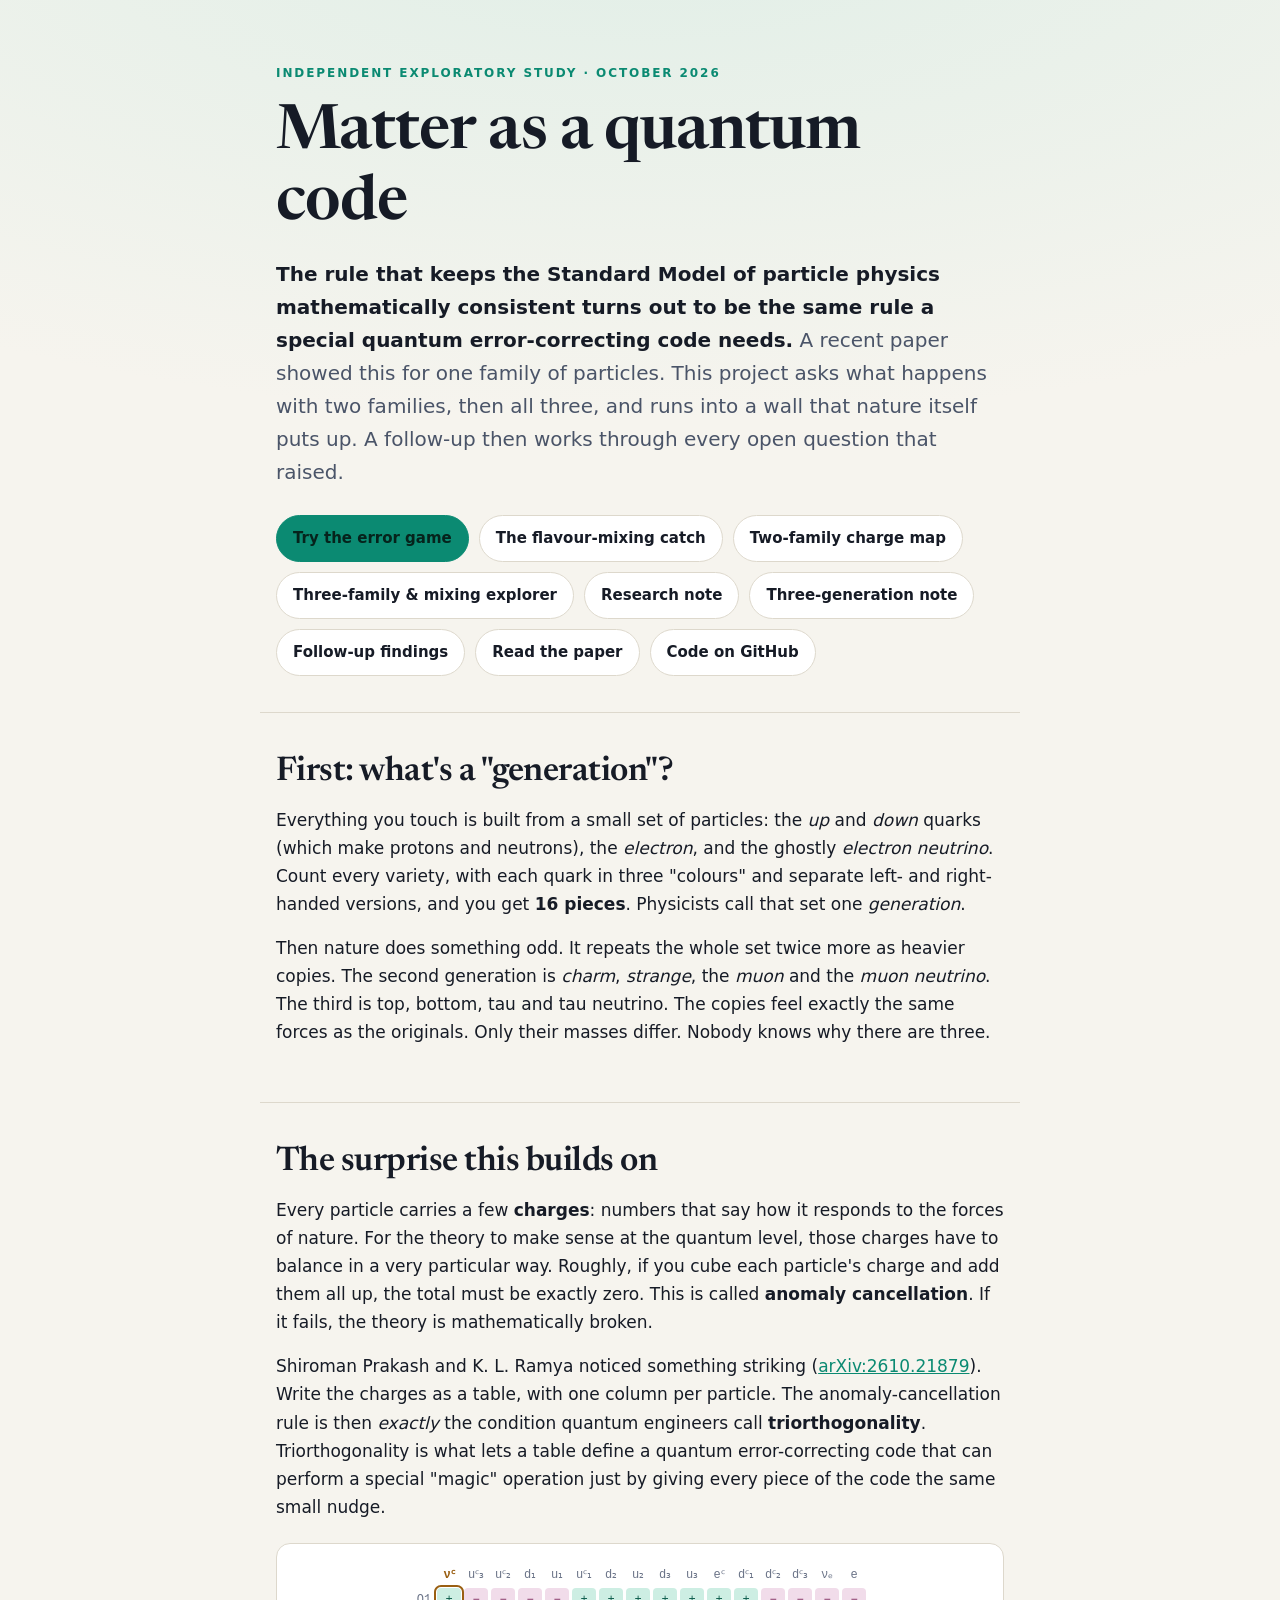
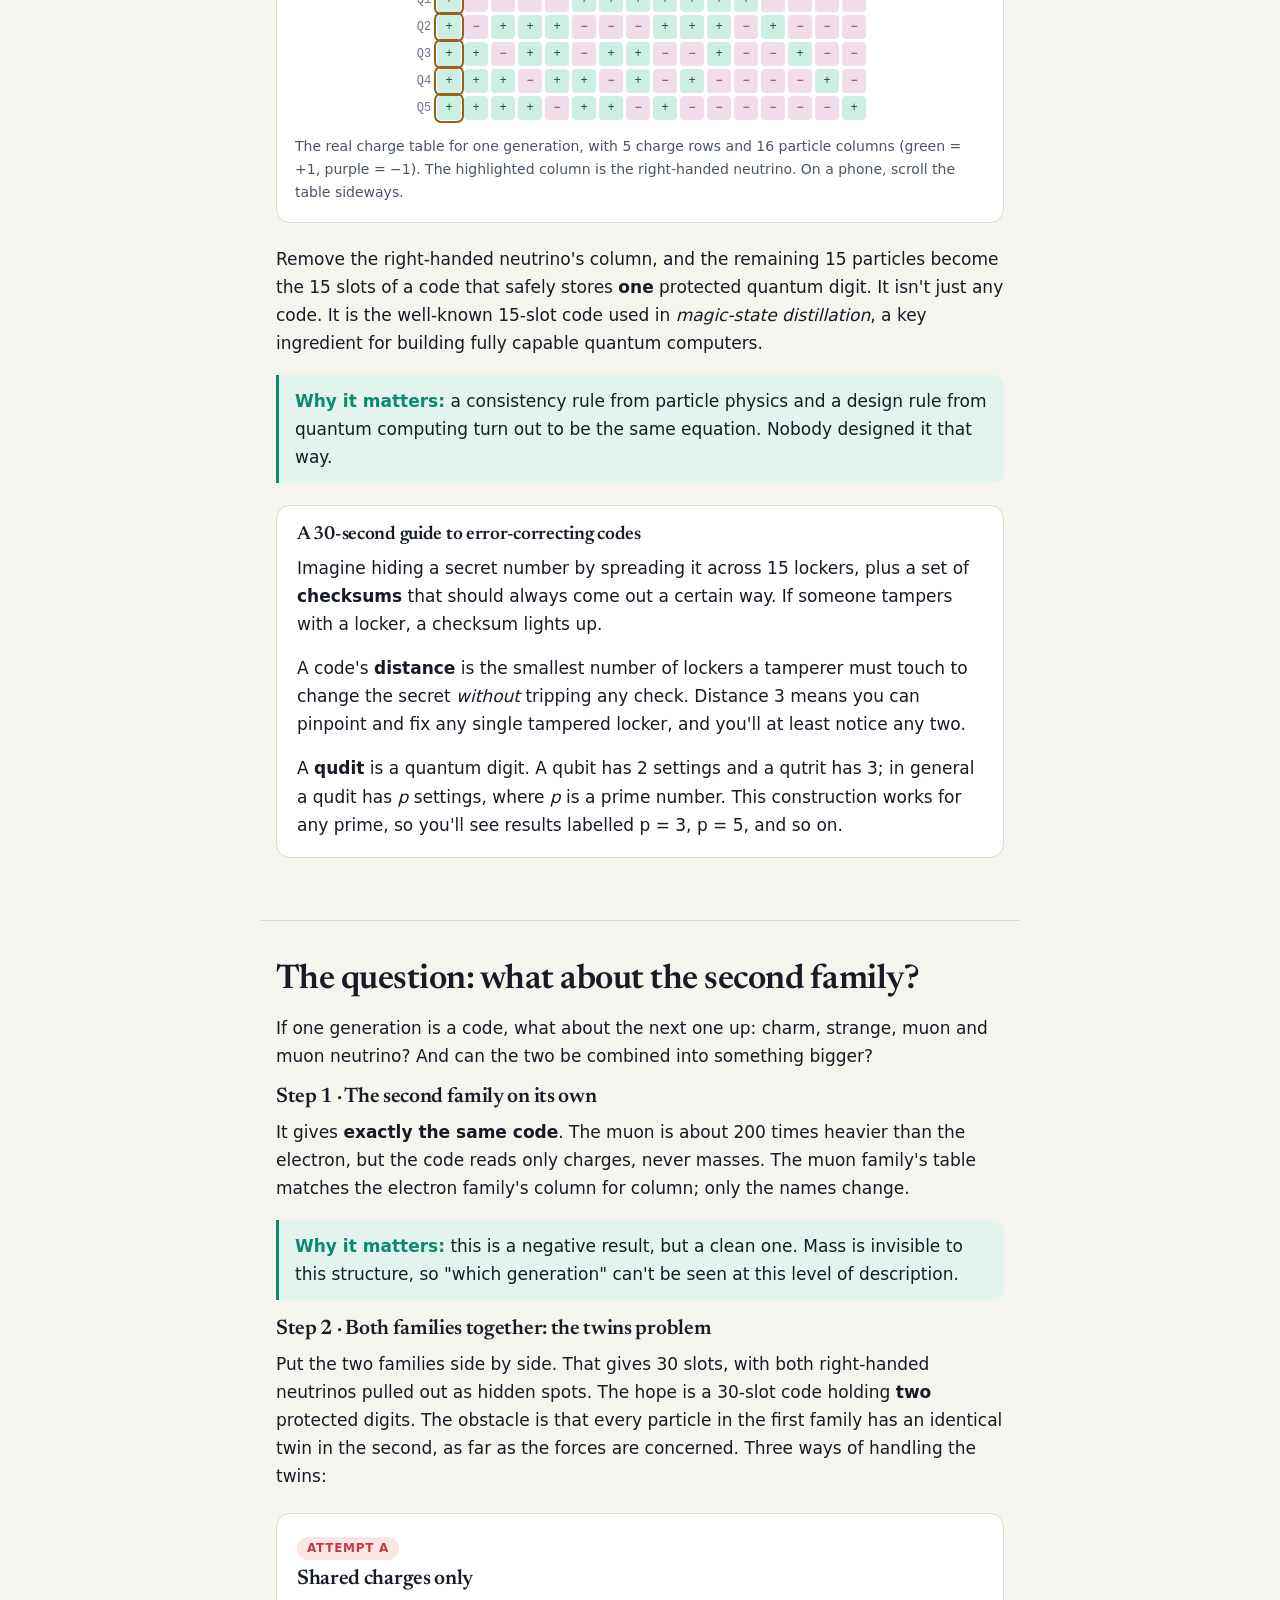
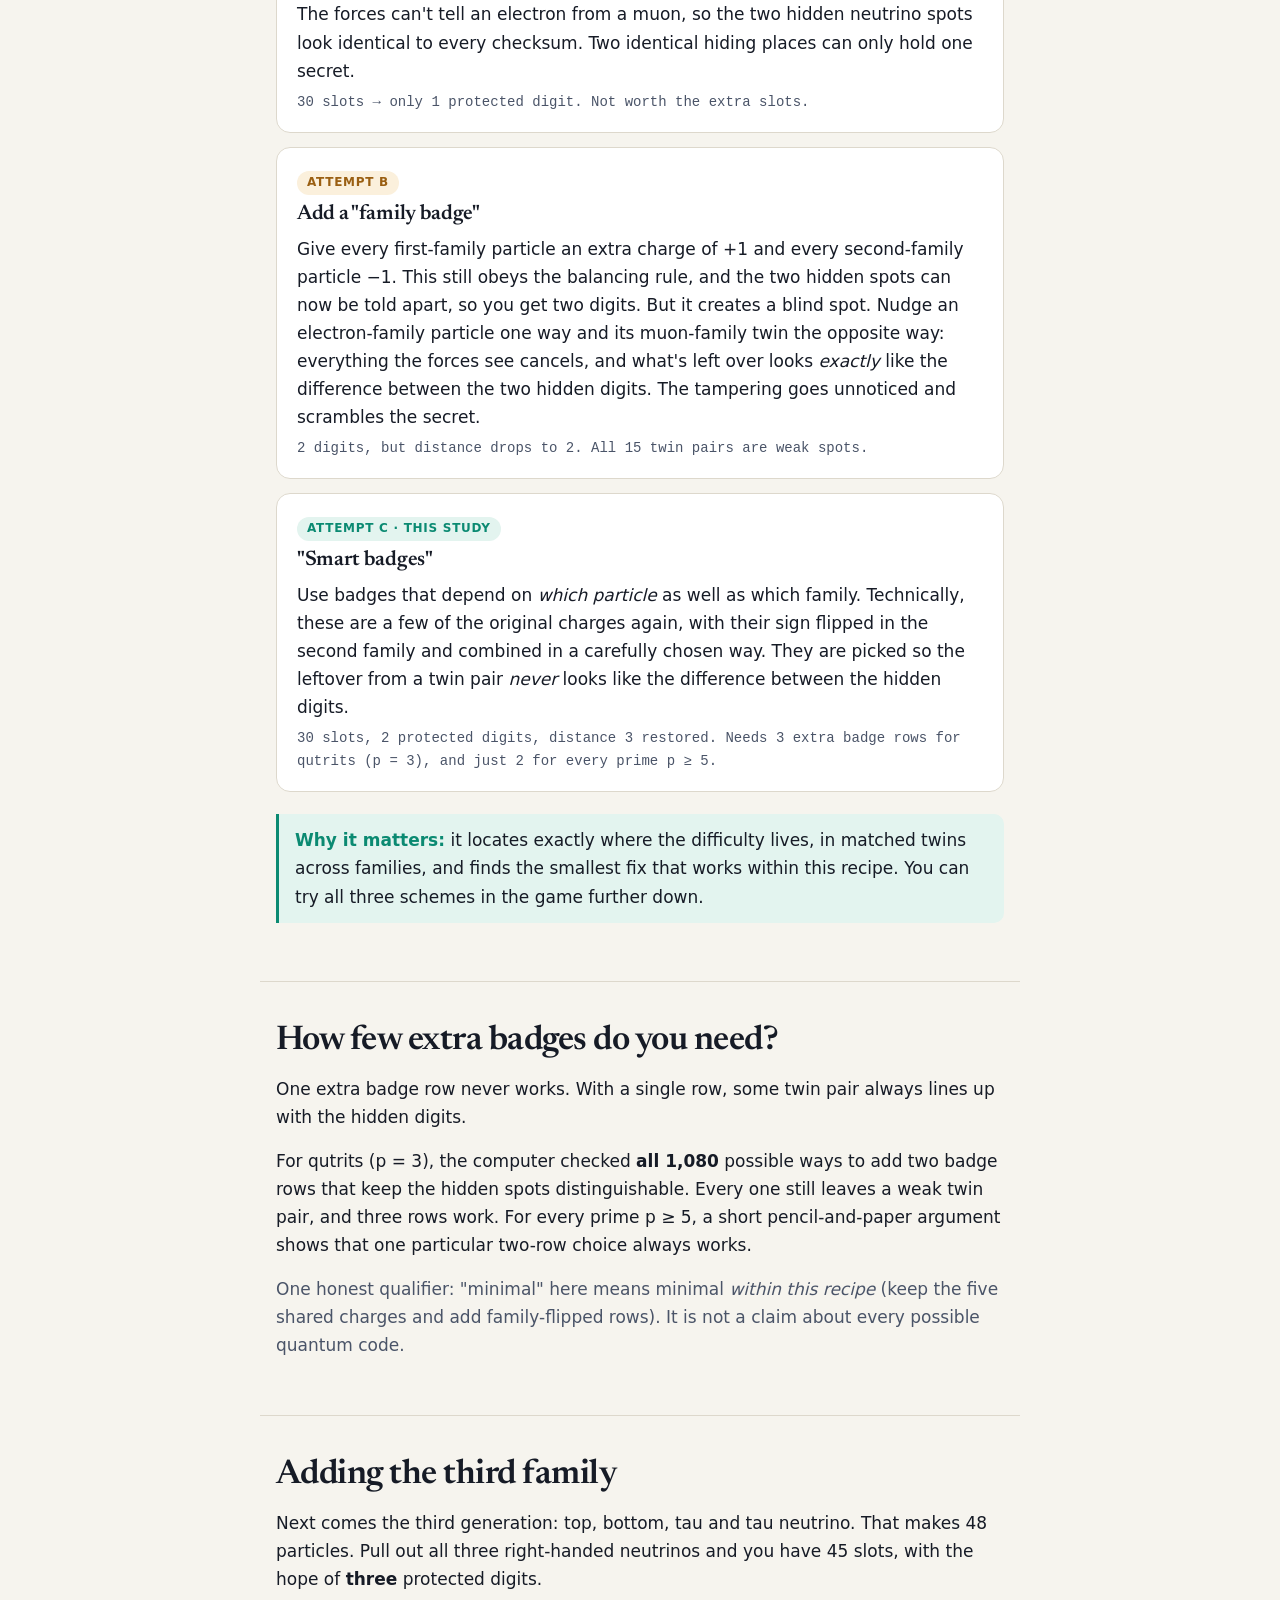
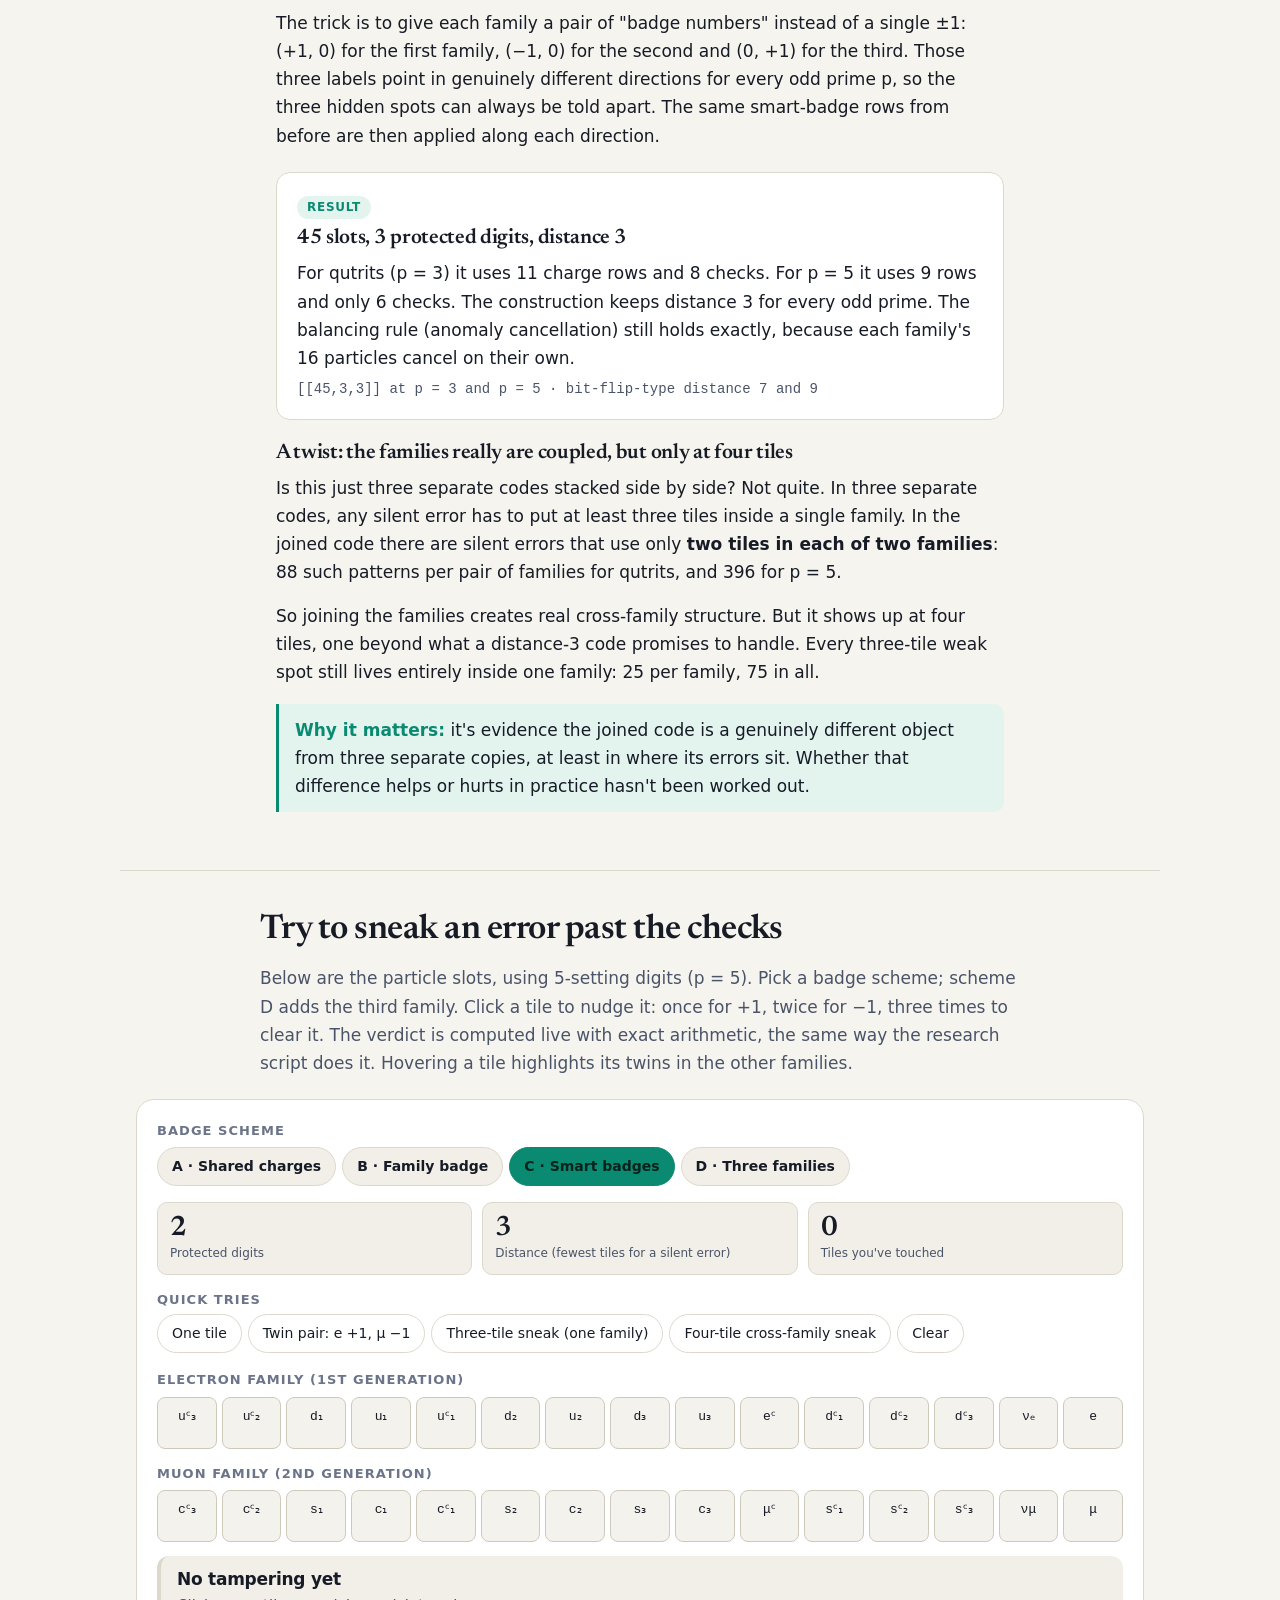
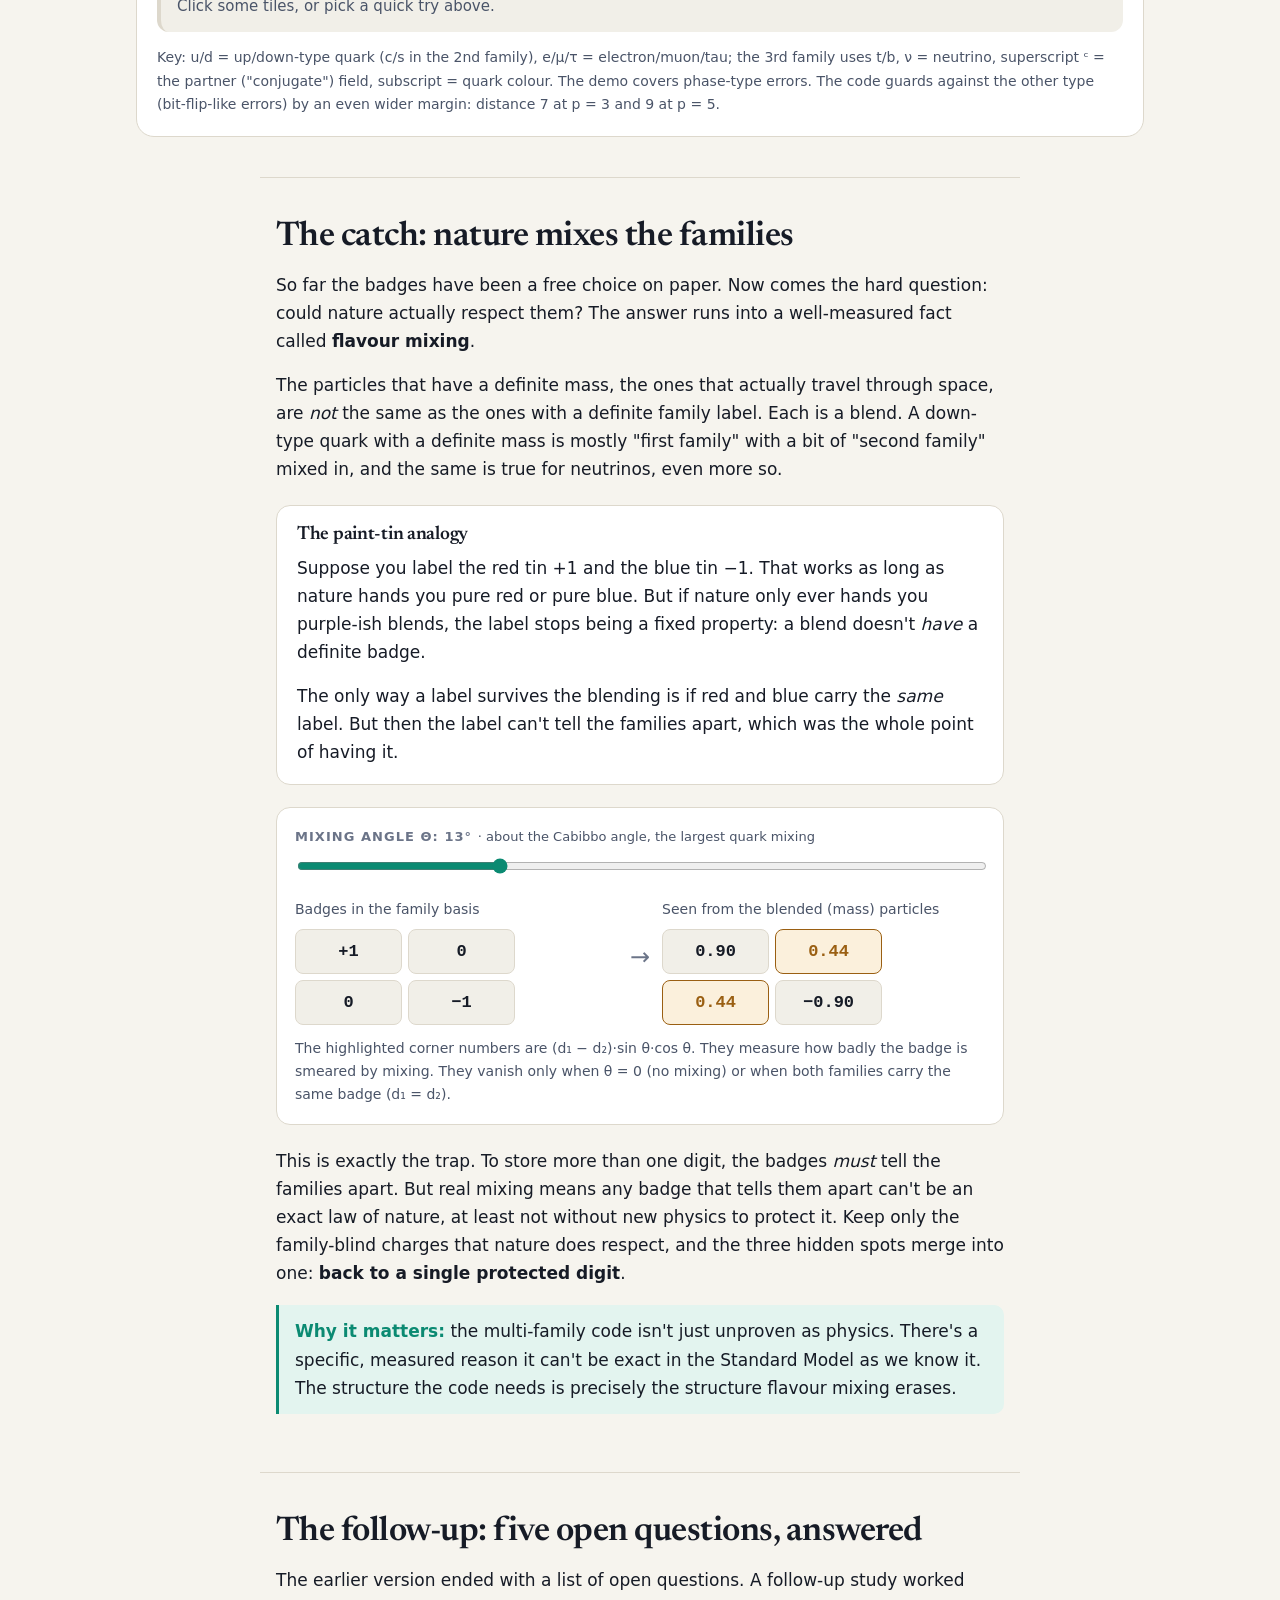
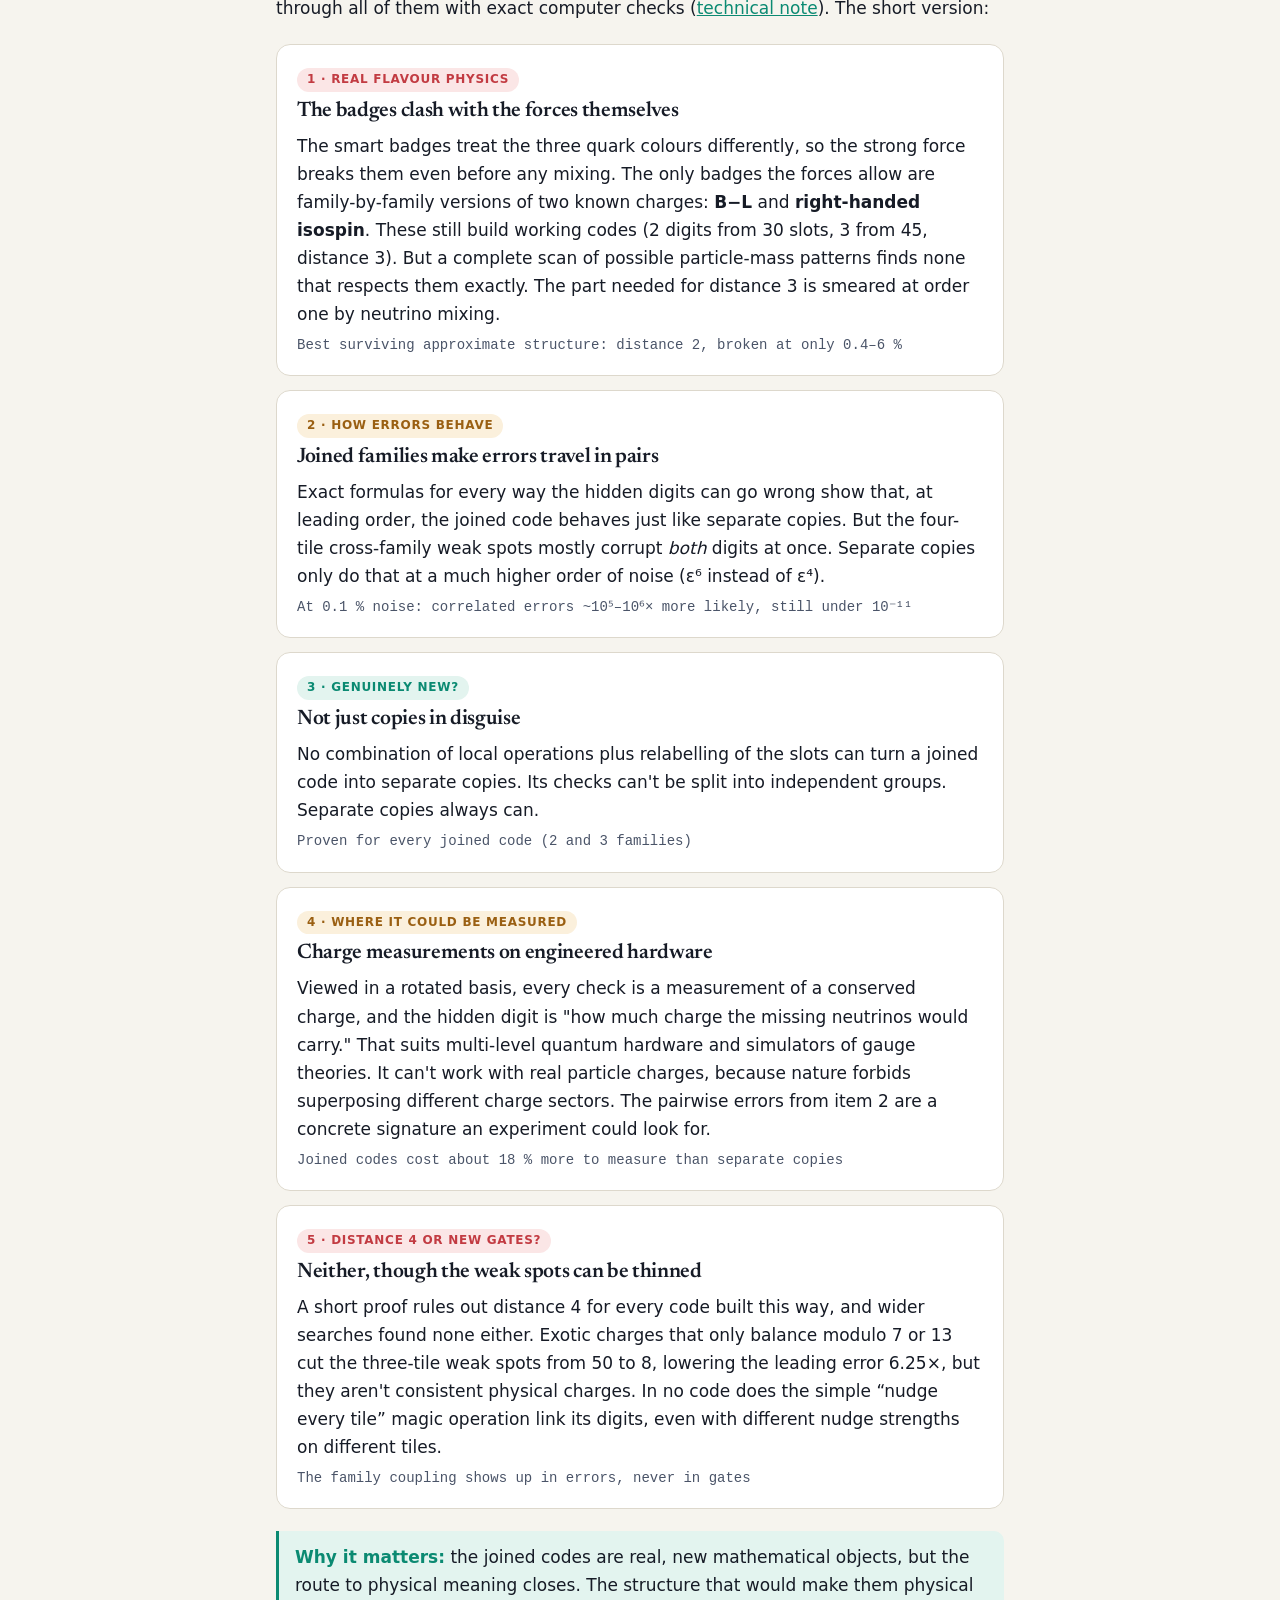
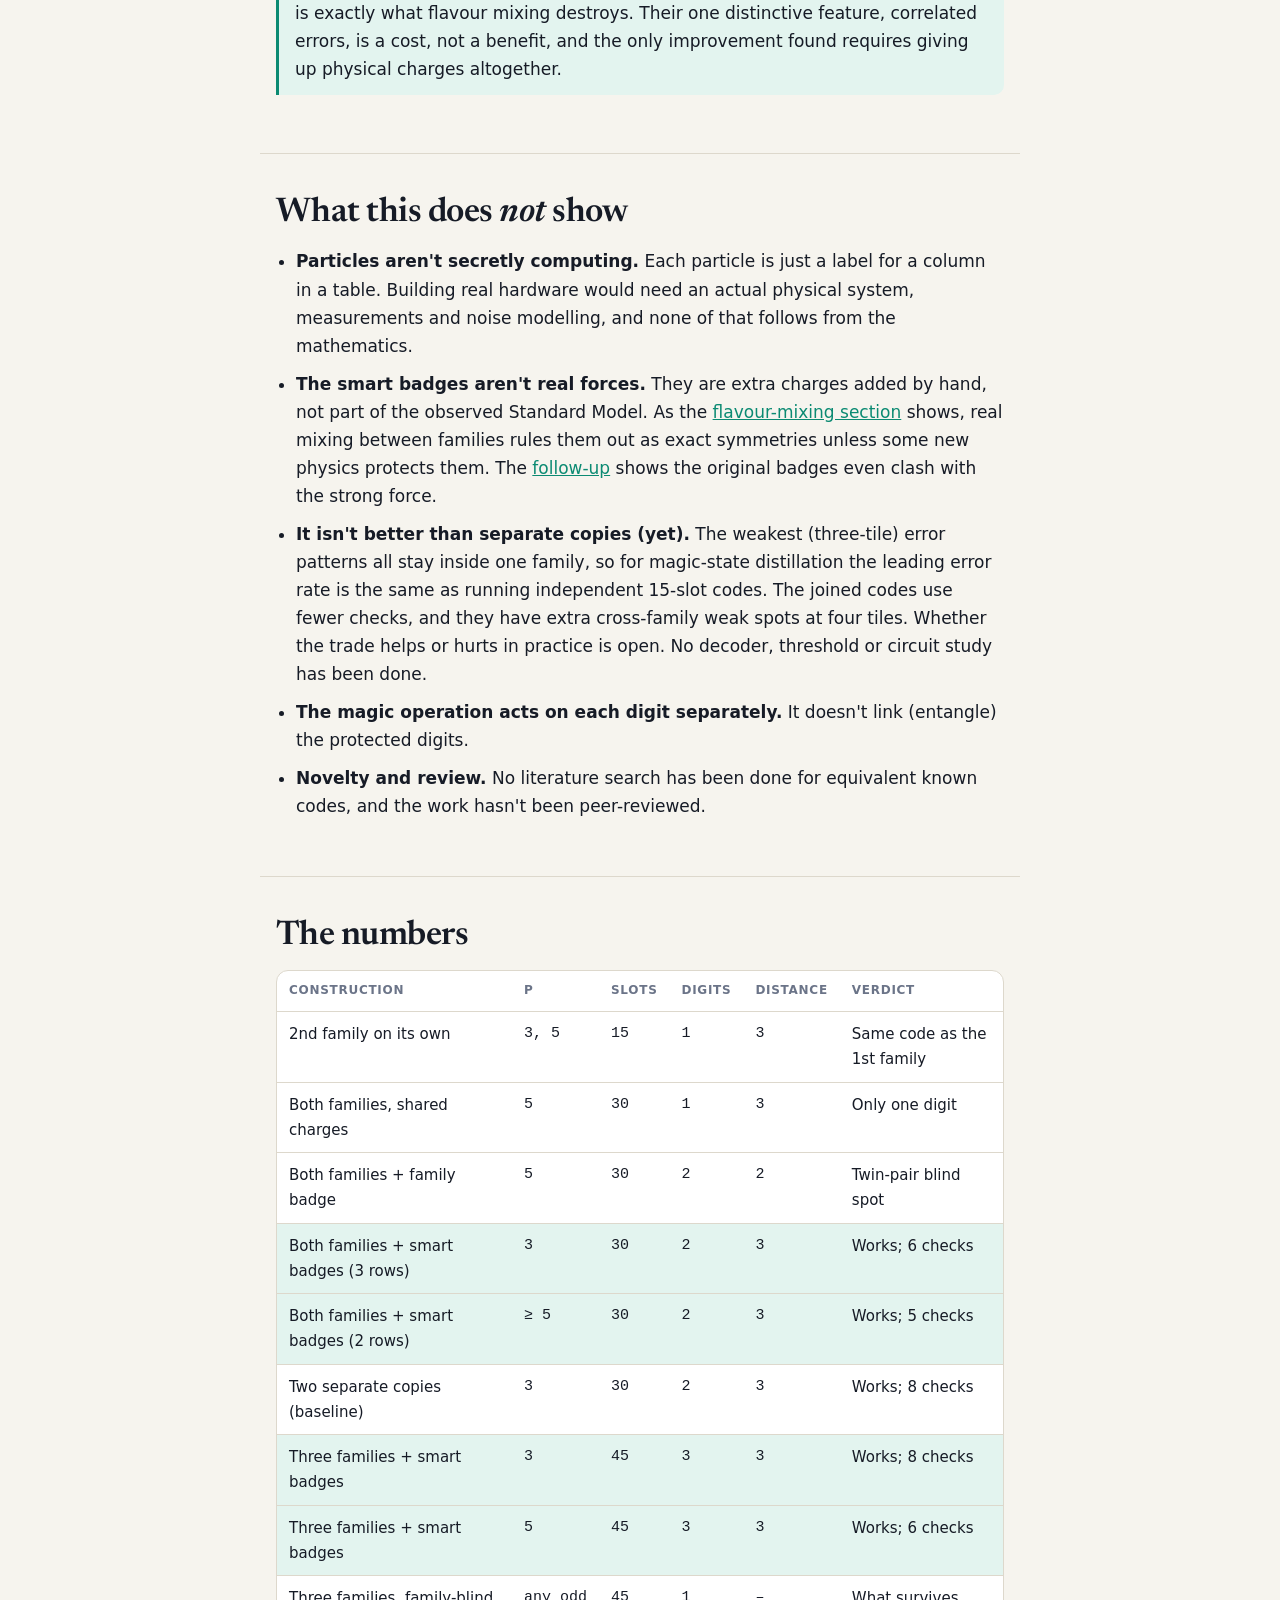
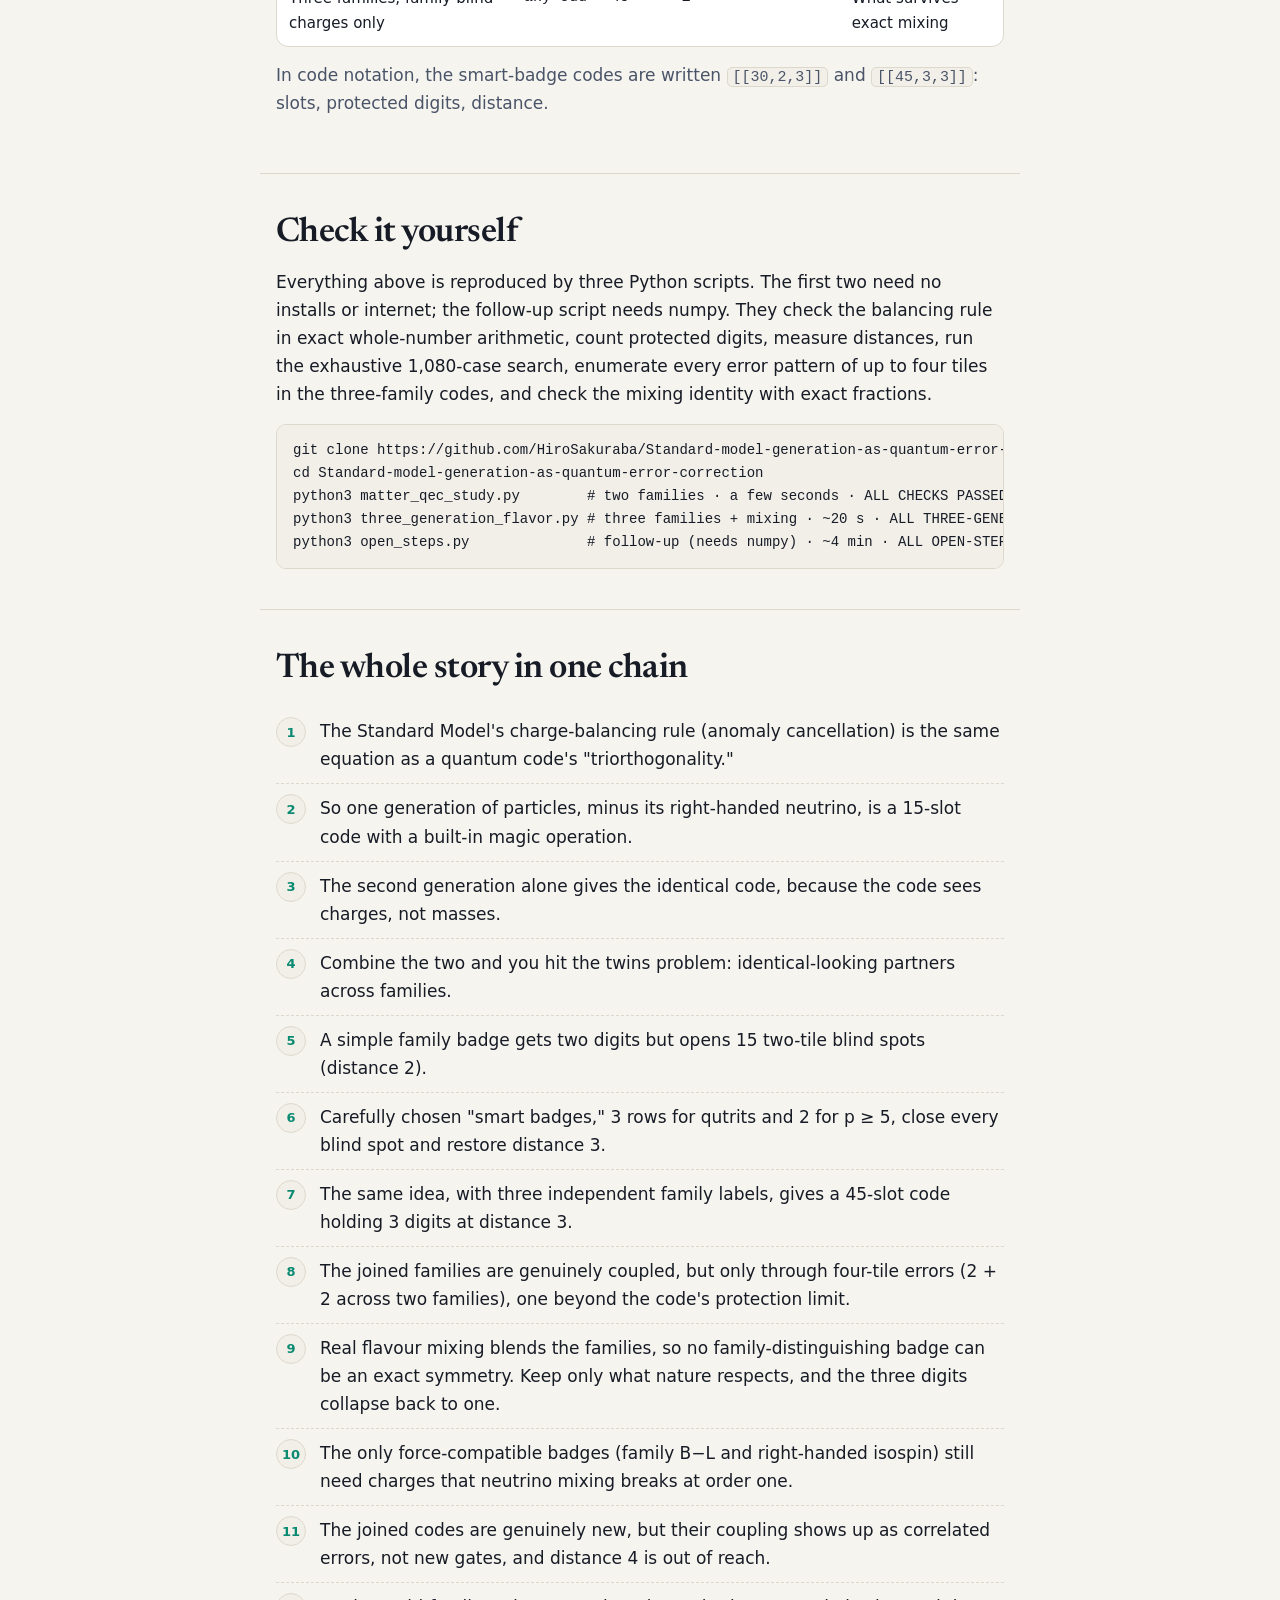
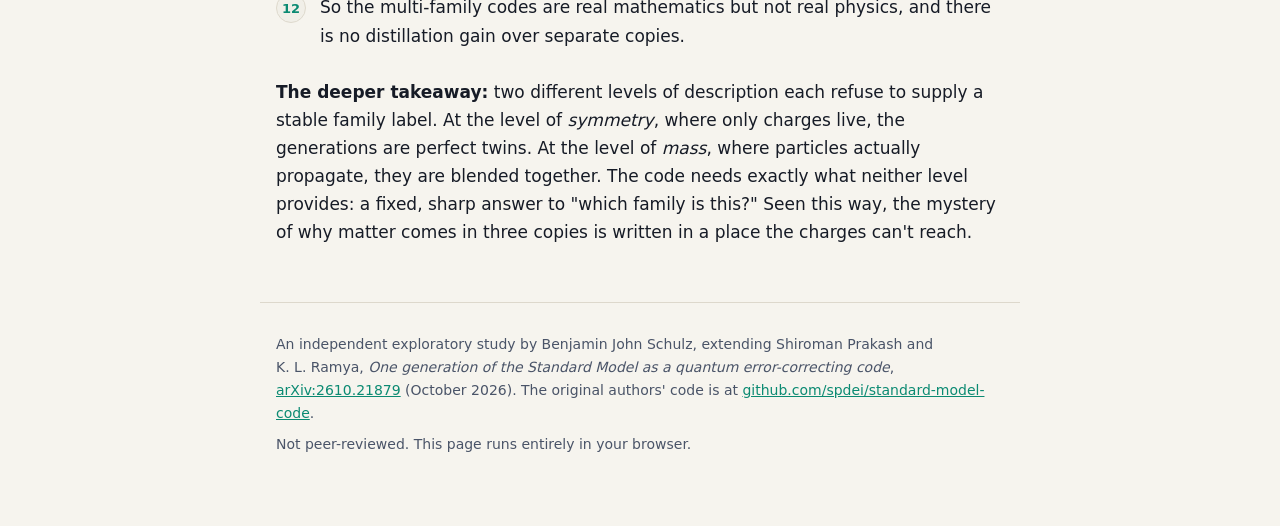
<file: index.html>
<!DOCTYPE html>
<html lang="en">
<head>
<meta charset="utf-8">
<meta name="viewport" content="width=device-width,initial-scale=1">
<title>Matter as a Quantum Code</title>
<meta name="description" content="A plain-language guide to an exploratory study: can two generations of Standard Model particles form a quantum error-correcting code?">
<link rel="preconnect" href="https://fonts.googleapis.com">
<link rel="preconnect" href="https://fonts.gstatic.com" crossorigin>
<link href="https://fonts.googleapis.com/css2?family=Newsreader:opsz,wght@6..72,400;6..72,600&display=swap" rel="stylesheet">
<style>
:root{
  --bg:#0b0e17;--pane:#131a29;--pane2:#1a2336;--line:#2c384c;
  --text:#e8edf5;--soft:#a8b8d0;--faint:#7d8ea8;
  --teal:#4ce2bf;--teal-bg:#123029;--amber:#eec187;--amber-bg:#2a2418;--coral:#ff8e8f;--coral-bg:#341c22;
  --tile:#1c2639;--tile-line:#34445c;--pos:#1f5a4c;--pos-t:#b9ffdf;--neg:#5a3a56;--neg-t:#ffd4e2;
  --glow:#203c4c55;
  color-scheme:dark;
}
@media (prefers-color-scheme: light){
  :root:not([data-theme="dark"]){
    --bg:#f6f4ee;--pane:#ffffff;--pane2:#f1efe8;--line:#ddd8cc;
    --text:#161b26;--soft:#4a5468;--faint:#6b7488;
    --teal:#0b8a72;--teal-bg:#e3f4ef;--amber:#9a5f12;--amber-bg:#fbf0dc;--coral:#c23b42;--coral-bg:#fbe6e6;
    --tile:#f4f2ec;--tile-line:#cfc9bb;--pos:#cdeee3;--pos-t:#0b5b4a;--neg:#f1dcea;--neg-t:#7a2458;
    --glow:#bfe6dc66;
    color-scheme:light;
  }
}
:root[data-theme="dark"]{color-scheme:dark}
*{box-sizing:border-box}
html{-webkit-text-size-adjust:100%}
body{margin:0;background:radial-gradient(ellipse 100% 520px at 50% -100px,var(--glow),transparent),var(--bg);color:var(--text);font:17px/1.65 system-ui,-apple-system,"Segoe UI",Roboto,sans-serif}
.wrap{max-width:760px;margin:0 auto;padding-left:16px;padding-right:16px}
.wide{max-width:1040px;margin:0 auto;padding-left:16px;padding-right:16px}
h1,h2,h3{font-family:Newsreader,Georgia,serif;font-weight:600;letter-spacing:-.015em;line-height:1.15}
h1{font-size:clamp(36px,7vw,62px);margin:14px 0 18px}
h2{font-size:clamp(26px,4.2vw,34px);margin:0 0 14px}
h3{font-size:21px;margin:0 0 8px}
p{margin:0 0 16px}
a{color:var(--teal)}
code,.mono{font-family:ui-monospace,SFMono-Regular,Menlo,Consolas,monospace;font-size:.88em}
code{background:var(--pane2);border:1px solid var(--line);border-radius:5px;padding:1px 5px}
.eyebrow{font-size:12px;letter-spacing:.16em;text-transform:uppercase;color:var(--teal);font-weight:700}
header{padding:64px 0 36px}
.lead{font-size:20px;color:var(--soft)}
.lead strong{color:var(--text);font-weight:600}
.btns{display:flex;flex-wrap:wrap;gap:10px;margin-top:26px}
.btn{display:inline-block;text-decoration:none;font-weight:600;font-size:15px;padding:10px 16px;border-radius:999px;border:1px solid var(--line);color:var(--text);background:var(--pane)}
.btn.primary{background:var(--teal);color:#06231c;border-color:var(--teal)}
.btn:hover{border-color:var(--teal)}
section{padding:40px 0;border-top:1px solid var(--line)}
.soft{color:var(--soft)}
.why{border-left:3px solid var(--teal);background:var(--teal-bg);padding:12px 16px;border-radius:0 10px 10px 0;margin:18px 0}
.why b{color:var(--teal)}
.aside{border:1px solid var(--line);background:var(--pane);border-radius:14px;padding:18px 20px;margin:22px 0}
.aside h3{font-size:19px}
.aside p:last-child{margin-bottom:0}
.steps{display:grid;gap:14px;margin:22px 0}
.card{border:1px solid var(--line);background:var(--pane);border-radius:14px;padding:18px 20px}
.card .tag{display:inline-block;font-size:12px;font-weight:700;letter-spacing:.06em;text-transform:uppercase;padding:2px 10px;border-radius:999px;margin-bottom:8px}
.tag.bad{background:var(--coral-bg);color:var(--coral)}
.tag.meh{background:var(--amber-bg);color:var(--amber)}
.tag.good{background:var(--teal-bg);color:var(--teal)}
.card .result{font-family:ui-monospace,SFMono-Regular,Menlo,Consolas,monospace;font-size:14px;color:var(--soft);margin-top:4px}
.card p:last-of-type{margin-bottom:6px}
/* charge table figure */
.fig{border:1px solid var(--line);background:var(--pane);border-radius:14px;padding:18px;margin:22px 0}
.figscroll{overflow-x:auto}
.ctab{border-collapse:separate;border-spacing:3px;margin:0 auto;font:12px/1 ui-monospace,SFMono-Regular,Menlo,Consolas,monospace}
.ctab th{color:var(--faint);font-weight:500;padding:4px 3px;white-space:nowrap}
.ctab td{width:24px;height:24px;text-align:center;border-radius:4px}
.ctab td.p{background:var(--pos);color:var(--pos-t)}
.ctab td.n{background:var(--neg);color:var(--neg-t)}
.ctab .hid{outline:2px solid var(--amber);outline-offset:1px}
.ctab th.hid{outline:none;color:var(--amber);font-weight:700}
.cap{font-size:14px;color:var(--soft);margin:12px 0 0}
/* lab */
.lab{border:1px solid var(--line);background:var(--pane);border-radius:18px;padding:20px;margin-top:22px}
.seg{display:flex;flex-wrap:wrap;gap:6px;margin:6px 0 16px}
.seg button,.presets button{font:inherit;font-size:14px;font-weight:600;color:var(--text);background:var(--pane2);border:1px solid var(--line);border-radius:999px;padding:7px 14px;cursor:pointer}
.seg button[aria-pressed="true"]{background:var(--teal);border-color:var(--teal);color:#06231c}
.presets{display:flex;flex-wrap:wrap;gap:6px;margin:4px 0 16px}
.presets button{font-weight:500;background:transparent}
.seg button:focus-visible,.presets button:focus-visible,.tile:focus-visible{outline:2px solid var(--amber);outline-offset:2px}
.lab-label{font-size:13px;font-weight:700;letter-spacing:.08em;text-transform:uppercase;color:var(--faint)}
.fam{margin:10px 0 14px}
.fam .lab-label{margin-bottom:6px}
.tiles{display:grid;grid-template-columns:repeat(15,minmax(0,1fr));gap:5px}
.tile{position:relative;font:13px/1 ui-monospace,SFMono-Regular,Menlo,Consolas,monospace;color:var(--text);background:var(--tile);border:1px solid var(--tile-line);border-radius:8px;height:52px;cursor:pointer;padding:4px 0 0;display:flex;flex-direction:column;align-items:center;justify-content:center;gap:5px;min-width:0}
.tile .v{font-size:12px;font-weight:700;opacity:.0}
.tile.plus{background:var(--pos);color:var(--pos-t);border-color:transparent}
.tile.minus{background:var(--neg);color:var(--neg-t);border-color:transparent}
.tile.plus .v,.tile.minus .v{opacity:1}
.tile.twin{box-shadow:0 0 0 2px var(--amber)}
.verdict{border-radius:12px;padding:14px 16px;margin-top:6px;border-left:4px solid var(--line);background:var(--pane2)}
.verdict.detected{border-left-color:var(--teal);background:var(--teal-bg)}
.verdict.harmless{border-left-color:var(--amber);background:var(--amber-bg)}
.verdict.silent{border-left-color:var(--coral);background:var(--coral-bg)}
.verdict h3{font-family:system-ui,-apple-system,"Segoe UI",Roboto,sans-serif;font-size:17px;margin:0 0 4px}
.verdict.detected h3{color:var(--teal)}.verdict.harmless h3{color:var(--amber)}.verdict.silent h3{color:var(--coral)}
.verdict p{margin:0;font-size:15px;color:var(--soft)}
.labstats{display:grid;grid-template-columns:repeat(3,minmax(0,1fr));gap:10px;margin:0 0 14px}
.labstats>div{border:1px solid var(--line);border-radius:10px;padding:10px 12px;background:var(--pane2)}
.labstats .n{font-family:Newsreader,Georgia,serif;font-size:28px;font-weight:600;line-height:1.1}
.labstats .t{font-size:12px;color:var(--soft)}
.labnote{font-size:14px;color:var(--soft);margin:14px 0 0}
@media (max-width:760px){
  .tiles{grid-template-columns:repeat(8,minmax(0,1fr))}
  .tile{height:46px}
}
/* table */
.tbl{width:100%;border-collapse:collapse;font-size:15px}
.tblwrap{overflow-x:auto;border:1px solid var(--line);border-radius:12px;background:var(--pane)}
.tbl th,.tbl td{padding:10px 12px;text-align:left;border-bottom:1px solid var(--line);vertical-align:top}
.tbl th{font-size:12px;letter-spacing:.06em;text-transform:uppercase;color:var(--faint);font-weight:700}
.tbl tr:last-child td{border-bottom:0}
.tbl td.num{font-family:ui-monospace,SFMono-Regular,Menlo,Consolas,monospace;white-space:nowrap}
.tbl .hl td{background:var(--teal-bg)}
.list{padding-left:20px;margin:0 0 16px}
.list li{margin-bottom:10px}
.chain{list-style:none;padding:0;margin:18px 0;counter-reset:c}
.chain li{position:relative;padding:10px 0 10px 44px;border-bottom:1px dashed var(--line)}
.chain li:last-child{border-bottom:0}
.chain li::before{counter-increment:c;content:counter(c);position:absolute;left:0;top:10px;width:28px;height:28px;border-radius:50%;background:var(--pane2);border:1px solid var(--line);font-size:13px;font-weight:700;display:flex;align-items:center;justify-content:center;color:var(--teal)}
.run{font-family:ui-monospace,SFMono-Regular,Menlo,Consolas,monospace;font-size:14px;background:var(--pane2);border:1px solid var(--line);border-radius:10px;padding:14px 16px;overflow-x:auto;white-space:pre;color:var(--text)}
.mixgrid{display:grid;grid-template-columns:1fr auto 1fr;gap:12px;align-items:center;margin-top:8px}
.m2{display:grid;grid-template-columns:repeat(2,1fr);gap:6px;max-width:220px}
.m2 div{border:1px solid var(--line);background:var(--pane2);border-radius:8px;padding:12px 6px;text-align:center;font:600 17px ui-monospace,SFMono-Regular,Menlo,Consolas,monospace}
.m2 div.off{background:var(--amber-bg);color:var(--amber);border-color:var(--amber)}
.arrow{font-size:24px;color:var(--faint)}
@media (max-width:560px){.mixgrid{grid-template-columns:1fr}.arrow{display:none}}
footer{border-top:1px solid var(--line);padding:30px 0 60px;font-size:14px;color:var(--soft)}
footer p{margin-bottom:8px}
</style>
</head>
<body>

<header class="wrap">
  <div class="eyebrow">Independent exploratory study · October 2026</div>
  <h1>Matter as a quantum code</h1>
  <p class="lead"><strong>The rule that keeps the Standard Model of particle physics mathematically consistent turns out to be the same rule a special quantum error-correcting code needs.</strong> A recent paper showed this for one family of particles. This project asks what happens with two families, then all three, and runs into a wall that nature itself puts up. A follow-up then works through every open question that raised.</p>
  <div class="btns">
    <a class="btn primary" href="#lab">Try the error game</a>
    <a class="btn" href="#mixing">The flavour-mixing catch</a>
    <a class="btn" href="interactive_charge_map.html">Two-family charge map</a>
    <a class="btn" href="interactive_flavor_map.html">Three-family &amp; mixing explorer</a>
    <a class="btn" href="https://github.com/HiroSakuraba/Standard-model-generation-as-quantum-error-correction/blob/main/RESEARCH_NOTE.md">Research note</a>
    <a class="btn" href="https://github.com/HiroSakuraba/Standard-model-generation-as-quantum-error-correction/blob/main/THREE_GENERATION_FLAVOR_NOTE.md">Three-generation note</a>
    <a class="btn" href="#followup">Follow-up findings</a>
    <a class="btn" href="paper/generation_codes.html">Read the paper</a>
    <a class="btn" href="https://github.com/HiroSakuraba/Standard-model-generation-as-quantum-error-correction">Code on GitHub</a>
  </div>
</header>

<main>

<section class="wrap">
  <h2>First: what's a "generation"?</h2>
  <p>Everything you touch is built from a small set of particles: the <em>up</em> and <em>down</em> quarks (which make protons and neutrons), the <em>electron</em>, and the ghostly <em>electron neutrino</em>. Count every variety, with each quark in three "colours" and separate left- and right-handed versions, and you get <strong>16 pieces</strong>. Physicists call that set one <em>generation</em>.</p>
  <p>Then nature does something odd. It repeats the whole set twice more as heavier copies. The second generation is <em>charm</em>, <em>strange</em>, the <em>muon</em> and the <em>muon neutrino</em>. The third is top, bottom, tau and tau neutrino. The copies feel exactly the same forces as the originals. Only their masses differ. Nobody knows why there are three.</p>
</section>

<section class="wrap">
  <h2>The surprise this builds on</h2>
  <p>Every particle carries a few <strong>charges</strong>: numbers that say how it responds to the forces of nature. For the theory to make sense at the quantum level, those charges have to balance in a very particular way. Roughly, if you cube each particle's charge and add them all up, the total must be exactly zero. This is called <strong>anomaly cancellation</strong>. If it fails, the theory is mathematically broken.</p>
  <p>Shiroman Prakash and K.&nbsp;L.&nbsp;Ramya noticed something striking (<a href="https://arxiv.org/abs/2610.21879">arXiv:2610.21879</a>). Write the charges as a table, with one column per particle. The anomaly-cancellation rule is then <em>exactly</em> the condition quantum engineers call <strong>triorthogonality</strong>. Triorthogonality is what lets a table define a quantum error-correcting code that can perform a special "magic" operation just by giving every piece of the code the same small nudge.</p>

  <div class="fig" role="figure" aria-labelledby="figcap">
    <div class="figscroll"><table class="ctab" id="ctab"></table></div>
    <p class="cap" id="figcap">The real charge table for one generation, with 5 charge rows and 16 particle columns (green = +1, purple = −1). The highlighted column is the right-handed neutrino. On a phone, scroll the table sideways.</p>
  </div>

  <p>Remove the right-handed neutrino's column, and the remaining 15 particles become the 15 slots of a code that safely stores <strong>one</strong> protected quantum digit. It isn't just any code. It is the well-known 15-slot code used in <em>magic-state distillation</em>, a key ingredient for building fully capable quantum computers.</p>
  <div class="why"><b>Why it matters:</b> a consistency rule from particle physics and a design rule from quantum computing turn out to be the same equation. Nobody designed it that way.</div>

  <div class="aside">
    <h3>A 30-second guide to error-correcting codes</h3>
    <p>Imagine hiding a secret number by spreading it across 15 lockers, plus a set of <strong>checksums</strong> that should always come out a certain way. If someone tampers with a locker, a checksum lights up.</p>
    <p>A code's <strong>distance</strong> is the smallest number of lockers a tamperer must touch to change the secret <em>without</em> tripping any check. Distance 3 means you can pinpoint and fix any single tampered locker, and you'll at least notice any two.</p>
    <p>A <strong>qudit</strong> is a quantum digit. A qubit has 2 settings and a qutrit has 3; in general a qudit has <em>p</em> settings, where <em>p</em> is a prime number. This construction works for any prime, so you'll see results labelled p&nbsp;=&nbsp;3, p&nbsp;=&nbsp;5, and so on.</p>
  </div>
</section>

<section class="wrap">
  <h2>The question: what about the second family?</h2>
  <p>If one generation is a code, what about the next one up: charm, strange, muon and muon neutrino? And can the two be combined into something bigger?</p>

  <h3>Step 1 · The second family on its own</h3>
  <p>It gives <strong>exactly the same code</strong>. The muon is about 200 times heavier than the electron, but the code reads only charges, never masses. The muon family's table matches the electron family's column for column; only the names change.</p>
  <div class="why"><b>Why it matters:</b> this is a negative result, but a clean one. Mass is invisible to this structure, so "which generation" can't be seen at this level of description.</div>

  <h3>Step 2 · Both families together: the twins problem</h3>
  <p>Put the two families side by side. That gives 30 slots, with both right-handed neutrinos pulled out as hidden spots. The hope is a 30-slot code holding <strong>two</strong> protected digits. The obstacle is that every particle in the first family has an identical twin in the second, as far as the forces are concerned. Three ways of handling the twins:</p>

  <div class="steps">
    <div class="card">
      <span class="tag bad">Attempt A</span>
      <h3>Shared charges only</h3>
      <p>The forces can't tell an electron from a muon, so the two hidden neutrino spots look identical to every checksum. Two identical hiding places can only hold one secret.</p>
      <div class="result">30 slots → only 1 protected digit. Not worth the extra slots.</div>
    </div>
    <div class="card">
      <span class="tag meh">Attempt B</span>
      <h3>Add a "family badge"</h3>
      <p>Give every first-family particle an extra charge of +1 and every second-family particle −1. This still obeys the balancing rule, and the two hidden spots can now be told apart, so you get two digits. But it creates a blind spot. Nudge an electron-family particle one way and its muon-family twin the opposite way: everything the forces see cancels, and what's left over looks <em>exactly</em> like the difference between the two hidden digits. The tampering goes unnoticed and scrambles the secret.</p>
      <div class="result">2 digits, but distance drops to 2. All 15 twin pairs are weak spots.</div>
    </div>
    <div class="card">
      <span class="tag good">Attempt C · this study</span>
      <h3>"Smart badges"</h3>
      <p>Use badges that depend on <em>which particle</em> as well as which family. Technically, these are a few of the original charges again, with their sign flipped in the second family and combined in a carefully chosen way. They are picked so the leftover from a twin pair <em>never</em> looks like the difference between the hidden digits.</p>
      <div class="result">30 slots, 2 protected digits, distance 3 restored. Needs 3 extra badge rows for qutrits (p = 3), and just 2 for every prime p ≥ 5.</div>
    </div>
  </div>
  <div class="why"><b>Why it matters:</b> it locates exactly where the difficulty lives, in matched twins across families, and finds the smallest fix that works within this recipe. You can try all three schemes in the game further down.</div>
</section>

<section class="wrap">
  <h2>How few extra badges do you need?</h2>
  <p>One extra badge row never works. With a single row, some twin pair always lines up with the hidden digits.</p>
  <p>For qutrits (p&nbsp;=&nbsp;3), the computer checked <strong>all 1,080</strong> possible ways to add two badge rows that keep the hidden spots distinguishable. Every one still leaves a weak twin pair, and three rows work. For every prime p&nbsp;≥&nbsp;5, a short pencil-and-paper argument shows that one particular two-row choice always works.</p>
  <p class="soft">One honest qualifier: "minimal" here means minimal <em>within this recipe</em> (keep the five shared charges and add family-flipped rows). It is not a claim about every possible quantum code.</p>
</section>

<section class="wrap">
  <h2>Adding the third family</h2>
  <p>Next comes the third generation: top, bottom, tau and tau neutrino. That makes 48 particles. Pull out all three right-handed neutrinos and you have 45 slots, with the hope of <strong>three</strong> protected digits.</p>
  <p>The trick is to give each family a pair of "badge numbers" instead of a single ±1: (+1,&nbsp;0) for the first family, (−1,&nbsp;0) for the second and (0,&nbsp;+1) for the third. Those three labels point in genuinely different directions for every odd prime p, so the three hidden spots can always be told apart. The same smart-badge rows from before are then applied along each direction.</p>
  <div class="steps">
    <div class="card">
      <span class="tag good">Result</span>
      <h3>45 slots, 3 protected digits, distance 3</h3>
      <p>For qutrits (p&nbsp;=&nbsp;3) it uses 11 charge rows and 8 checks. For p&nbsp;=&nbsp;5 it uses 9 rows and only 6 checks. The construction keeps distance 3 for every odd prime. The balancing rule (anomaly cancellation) still holds exactly, because each family's 16 particles cancel on their own.</p>
      <div class="result">[[45,3,3]] at p = 3 and p = 5 · bit-flip-type distance 7 and 9</div>
    </div>
  </div>
  <h3>A twist: the families really are coupled, but only at four tiles</h3>
  <p>Is this just three separate codes stacked side by side? Not quite. In three separate codes, any silent error has to put at least three tiles inside a single family. In the joined code there are silent errors that use only <strong>two tiles in each of two families</strong>: 88 such patterns per pair of families for qutrits, and 396 for p&nbsp;=&nbsp;5.</p>
  <p>So joining the families creates real cross-family structure. But it shows up at four tiles, one beyond what a distance-3 code promises to handle. Every three-tile weak spot still lives entirely inside one family: 25 per family, 75 in all.</p>
  <div class="why"><b>Why it matters:</b> it's evidence the joined code is a genuinely different object from three separate copies, at least in where its errors sit. Whether that difference helps or hurts in practice hasn't been worked out.</div>
</section>

<section class="wide" id="lab">
  <div class="wrap" style="padding:0">
    <h2>Try to sneak an error past the checks</h2>
    <p class="soft">Below are the particle slots, using 5-setting digits (p&nbsp;=&nbsp;5). Pick a badge scheme; scheme D adds the third family. Click a tile to nudge it: once for +1, twice for −1, three times to clear it. The verdict is computed live with exact arithmetic, the same way the research script does it. Hovering a tile highlights its twins in the other families.</p>
  </div>
  <div class="lab">
    <div class="lab-label">Badge scheme</div>
    <div class="seg" id="schemes" role="group" aria-label="Badge scheme">
      <button data-s="shared" aria-pressed="false">A · Shared charges</button>
      <button data-s="badge" aria-pressed="false">B · Family badge</button>
      <button data-s="smart" aria-pressed="true">C · Smart badges</button>
      <button data-s="three" aria-pressed="false">D · Three families</button>
    </div>
    <div class="labstats">
      <div><div class="n" id="stK">2</div><div class="t">Protected digits</div></div>
      <div><div class="n" id="stD">3</div><div class="t">Distance (fewest tiles for a silent error)</div></div>
      <div><div class="n" id="stT">0</div><div class="t">Tiles you've touched</div></div>
    </div>
    <div class="lab-label">Quick tries</div>
    <div class="presets" id="presets">
      <button data-p="single">One tile</button>
      <button data-p="twins">Twin pair: e +1, μ −1</button>
      <button data-p="three">Three-tile sneak (one family)</button>
      <button data-p="four">Four-tile cross-family sneak</button>
      <button data-p="clear">Clear</button>
    </div>
    <div class="fam"><div class="lab-label">Electron family (1st generation)</div><div class="tiles" id="fam0"></div></div>
    <div class="fam"><div class="lab-label">Muon family (2nd generation)</div><div class="tiles" id="fam1"></div></div>
    <div class="fam" id="fam2wrap" hidden><div class="lab-label">Tau family (3rd generation)</div><div class="tiles" id="fam2"></div></div>
    <div class="verdict" id="verdict" aria-live="polite"><h3>No tampering yet</h3><p>Click some tiles, or pick a quick try above.</p></div>
    <p class="labnote">Key: u/d = up/down-type quark (c/s in the 2nd family), e/μ/τ = electron/muon/tau; the 3rd family uses t/b, ν = neutrino, superscript ᶜ = the partner ("conjugate") field, subscript = quark colour. The demo covers phase-type errors. The code guards against the other type (bit-flip-like errors) by an even wider margin: distance 7 at p&nbsp;=&nbsp;3 and 9 at p&nbsp;=&nbsp;5.</p>
  </div>
</section>
<section class="wrap" id="mixing">
  <h2>The catch: nature mixes the families</h2>
  <p>So far the badges have been a free choice on paper. Now comes the hard question: could nature actually respect them? The answer runs into a well-measured fact called <strong>flavour mixing</strong>.</p>
  <p>The particles that have a definite mass, the ones that actually travel through space, are <em>not</em> the same as the ones with a definite family label. Each is a blend. A down-type quark with a definite mass is mostly "first family" with a bit of "second family" mixed in, and the same is true for neutrinos, even more so.</p>
  <div class="aside">
    <h3>The paint-tin analogy</h3>
    <p>Suppose you label the red tin +1 and the blue tin −1. That works as long as nature hands you pure red or pure blue. But if nature only ever hands you purple-ish blends, the label stops being a fixed property: a blend doesn't <em>have</em> a definite badge.</p>
    <p>The only way a label survives the blending is if red and blue carry the <em>same</em> label. But then the label can't tell the families apart, which was the whole point of having it.</p>
  </div>
  <div class="fig" id="mixfig">
    <label for="theta" class="lab-label" style="display:block;margin-bottom:6px">Mixing angle θ: <span id="thetaVal">13°</span> <span class="soft" style="text-transform:none;letter-spacing:0;font-weight:400" id="thetaNote"></span></label>
    <input type="range" id="theta" min="0" max="45" step="1" value="13" style="width:100%;accent-color:var(--teal)">
    <div class="mixgrid">
      <div><div class="cap" style="margin:8px 0">Badges in the family basis</div><div class="m2"><div>+1</div><div>0</div><div>0</div><div>−1</div></div></div>
      <div class="arrow" aria-hidden="true">→</div>
      <div><div class="cap" style="margin:8px 0">Seen from the blended (mass) particles</div><div class="m2"><div id="m11"></div><div class="off" id="m12"></div><div class="off" id="m21"></div><div id="m22"></div></div></div>
    </div>
    <p class="cap">The highlighted corner numbers are (d₁ − d₂)·sin&nbsp;θ·cos&nbsp;θ. They measure how badly the badge is smeared by mixing. They vanish only when θ&nbsp;=&nbsp;0 (no mixing) or when both families carry the same badge (d₁&nbsp;=&nbsp;d₂).</p>
  </div>
  <p>This is exactly the trap. To store more than one digit, the badges <em>must</em> tell the families apart. But real mixing means any badge that tells them apart can't be an exact law of nature, at least not without new physics to protect it. Keep only the family-blind charges that nature does respect, and the three hidden spots merge into one: <strong>back to a single protected digit</strong>.</p>
  <div class="why"><b>Why it matters:</b> the multi-family code isn't just unproven as physics. There's a specific, measured reason it can't be exact in the Standard Model as we know it. The structure the code needs is precisely the structure flavour mixing erases.</div>
</section>

<section class="wrap" id="followup">
  <h2>The follow-up: five open questions, answered</h2>
  <p>The earlier version ended with a list of open questions. A follow-up study worked through all of them with exact computer checks (<a href="https://github.com/HiroSakuraba/Standard-model-generation-as-quantum-error-correction/blob/main/OPEN_STEPS_NOTE.md">technical note</a>). The short version:</p>
  <div class="steps">
    <div class="card">
      <span class="tag bad">1 · Real flavour physics</span>
      <h3>The badges clash with the forces themselves</h3>
      <p>The smart badges treat the three quark colours differently, so the strong force breaks them even before any mixing. The only badges the forces allow are family-by-family versions of two known charges: <strong>B−L</strong> and <strong>right-handed isospin</strong>. These still build working codes (2 digits from 30 slots, 3 from 45, distance 3). But a complete scan of possible particle-mass patterns finds none that respects them exactly. The part needed for distance 3 is smeared at order one by neutrino mixing.</p>
      <div class="result">Best surviving approximate structure: distance 2, broken at only 0.4–6 %</div>
    </div>
    <div class="card">
      <span class="tag meh">2 · How errors behave</span>
      <h3>Joined families make errors travel in pairs</h3>
      <p>Exact formulas for every way the hidden digits can go wrong show that, at leading order, the joined code behaves just like separate copies. But the four-tile cross-family weak spots mostly corrupt <em>both</em> digits at once. Separate copies only do that at a much higher order of noise (ε⁶ instead of ε⁴).</p>
      <div class="result">At 0.1 % noise: correlated errors ~10⁵–10⁶× more likely, still under 10⁻¹¹</div>
    </div>
    <div class="card">
      <span class="tag good">3 · Genuinely new?</span>
      <h3>Not just copies in disguise</h3>
      <p>No combination of local operations plus relabelling of the slots can turn a joined code into separate copies. Its checks can't be split into independent groups. Separate copies always can.</p>
      <div class="result">Proven for every joined code (2 and 3 families)</div>
    </div>
    <div class="card">
      <span class="tag meh">4 · Where it could be measured</span>
      <h3>Charge measurements on engineered hardware</h3>
      <p>Viewed in a rotated basis, every check is a measurement of a conserved charge, and the hidden digit is "how much charge the missing neutrinos would carry." That suits multi-level quantum hardware and simulators of gauge theories. It can't work with real particle charges, because nature forbids superposing different charge sectors. The pairwise errors from item 2 are a concrete signature an experiment could look for.</p>
      <div class="result">Joined codes cost about 18 % more to measure than separate copies</div>
    </div>
    <div class="card">
      <span class="tag bad">5 · Distance 4 or new gates?</span>
      <h3>Neither, though the weak spots can be thinned</h3>
      <p>A short proof rules out distance 4 for every code built this way, and wider searches found none either. Exotic charges that only balance modulo 7 or 13 cut the three-tile weak spots from 50 to 8, lowering the leading error 6.25×, but they aren't consistent physical charges. In no code does the simple “nudge every tile” magic operation link its digits, even with different nudge strengths on different tiles.</p>
      <div class="result">The family coupling shows up in errors, never in gates</div>
    </div>
  </div>
  <div class="why"><b>Why it matters:</b> the joined codes are real, new mathematical objects, but the route to physical meaning closes. The structure that would make them physical is exactly what flavour mixing destroys. Their one distinctive feature, correlated errors, is a cost, not a benefit, and the only improvement found requires giving up physical charges altogether.</div>
</section>

<section class="wrap">
  <h2>What this does <em>not</em> show</h2>
  <ul class="list">
    <li><strong>Particles aren't secretly computing.</strong> Each particle is just a label for a column in a table. Building real hardware would need an actual physical system, measurements and noise modelling, and none of that follows from the mathematics.</li>
    <li><strong>The smart badges aren't real forces.</strong> They are extra charges added by hand, not part of the observed Standard Model. As the <a href="#mixing">flavour-mixing section</a> shows, real mixing between families rules them out as exact symmetries unless some new physics protects them. The <a href="#followup">follow-up</a> shows the original badges even clash with the strong force.</li>
    <li><strong>It isn't better than separate copies (yet).</strong> The weakest (three-tile) error patterns all stay inside one family, so for magic-state distillation the leading error rate is the same as running independent 15-slot codes. The joined codes use fewer checks, and they have extra cross-family weak spots at four tiles. Whether the trade helps or hurts in practice is open. No decoder, threshold or circuit study has been done.</li>
    <li><strong>The magic operation acts on each digit separately.</strong> It doesn't link (entangle) the protected digits.</li>
    <li><strong>Novelty and review.</strong> No literature search has been done for equivalent known codes, and the work hasn't been peer-reviewed.</li>
  </ul>
</section>

<section class="wrap">
  <h2>The numbers</h2>
  <div class="tblwrap">
    <table class="tbl">
      <thead><tr><th>Construction</th><th>p</th><th>Slots</th><th>Digits</th><th>Distance</th><th>Verdict</th></tr></thead>
      <tbody>
        <tr><td>2nd family on its own</td><td class="num">3, 5</td><td class="num">15</td><td class="num">1</td><td class="num">3</td><td>Same code as the 1st family</td></tr>
        <tr><td>Both families, shared charges</td><td class="num">5</td><td class="num">30</td><td class="num">1</td><td class="num">3</td><td>Only one digit</td></tr>
        <tr><td>Both families + family badge</td><td class="num">5</td><td class="num">30</td><td class="num">2</td><td class="num">2</td><td>Twin-pair blind spot</td></tr>
        <tr class="hl"><td>Both families + smart badges (3 rows)</td><td class="num">3</td><td class="num">30</td><td class="num">2</td><td class="num">3</td><td>Works; 6 checks</td></tr>
        <tr class="hl"><td>Both families + smart badges (2 rows)</td><td class="num">≥ 5</td><td class="num">30</td><td class="num">2</td><td class="num">3</td><td>Works; 5 checks</td></tr>
        <tr><td>Two separate copies (baseline)</td><td class="num">3</td><td class="num">30</td><td class="num">2</td><td class="num">3</td><td>Works; 8 checks</td></tr>
        <tr class="hl"><td>Three families + smart badges</td><td class="num">3</td><td class="num">45</td><td class="num">3</td><td class="num">3</td><td>Works; 8 checks</td></tr>
        <tr class="hl"><td>Three families + smart badges</td><td class="num">5</td><td class="num">45</td><td class="num">3</td><td class="num">3</td><td>Works; 6 checks</td></tr>
        <tr><td>Three families, family-blind charges only</td><td class="num">any odd</td><td class="num">45</td><td class="num">1</td><td class="num">–</td><td>What survives exact mixing</td></tr>
      </tbody>
    </table>
  </div>
  <p class="soft" style="margin-top:14px">In code notation, the smart-badge codes are written <code>[[30,2,3]]</code> and <code>[[45,3,3]]</code>: slots, protected digits, distance.</p>
</section>

<section class="wrap">
  <h2>Check it yourself</h2>
  <p>Everything above is reproduced by three Python scripts. The first two need no installs or internet; the follow-up script needs numpy. They check the balancing rule in exact whole-number arithmetic, count protected digits, measure distances, run the exhaustive 1,080-case search, enumerate every error pattern of up to four tiles in the three-family codes, and check the mixing identity with exact fractions.</p>
  <div class="run">git clone https://github.com/HiroSakuraba/Standard-model-generation-as-quantum-error-correction
cd Standard-model-generation-as-quantum-error-correction
python3 matter_qec_study.py        # two families · a few seconds · ALL CHECKS PASSED
python3 three_generation_flavor.py # three families + mixing · ~20 s · ALL THREE-GENERATION CHECKS PASSED
python3 open_steps.py              # follow-up (needs numpy) · ~4 min · ALL OPEN-STEP CHECKS PASSED</div>
</section>

<section class="wrap">
  <h2>The whole story in one chain</h2>
  <ol class="chain">
    <li>The Standard Model's charge-balancing rule (anomaly cancellation) is the same equation as a quantum code's "triorthogonality."</li>
    <li>So one generation of particles, minus its right-handed neutrino, is a 15-slot code with a built-in magic operation.</li>
    <li>The second generation alone gives the identical code, because the code sees charges, not masses.</li>
    <li>Combine the two and you hit the twins problem: identical-looking partners across families.</li>
    <li>A simple family badge gets two digits but opens 15 two-tile blind spots (distance 2).</li>
    <li>Carefully chosen "smart badges," 3 rows for qutrits and 2 for p ≥ 5, close every blind spot and restore distance 3.</li>
    <li>The same idea, with three independent family labels, gives a 45-slot code holding 3 digits at distance 3.</li>
    <li>The joined families are genuinely coupled, but only through four-tile errors (2 + 2 across two families), one beyond the code's protection limit.</li>
    <li>Real flavour mixing blends the families, so no family-distinguishing badge can be an exact symmetry. Keep only what nature respects, and the three digits collapse back to one.</li>
    <li>The only force-compatible badges (family B−L and right-handed isospin) still need charges that neutrino mixing breaks at order one.</li>
    <li>The joined codes are genuinely new, but their coupling shows up as correlated errors, not new gates, and distance 4 is out of reach.</li>
    <li>So the multi-family codes are real mathematics but not real physics, and there is no distillation gain over separate copies.</li>
  </ol>
  <p><strong>The deeper takeaway:</strong> two different levels of description each refuse to supply a stable family label. At the level of <em>symmetry</em>, where only charges live, the generations are perfect twins. At the level of <em>mass</em>, where particles actually propagate, they are blended together. The code needs exactly what neither level provides: a fixed, sharp answer to "which family is this?" Seen this way, the mystery of why matter comes in three copies is written in a place the charges can't reach.</p>
</section>

</main>

<footer class="wrap">
  <p>An independent exploratory study by Benjamin John Schulz, extending Shiroman Prakash and K.&nbsp;L.&nbsp;Ramya, <em>One generation of the Standard Model as a quantum error-correcting code</em>, <a href="https://arxiv.org/abs/2610.21879">arXiv:2610.21879</a> (October 2026). The original authors' code is at <a href="https://github.com/spdei/standard-model-code">github.com/spdei/standard-model-code</a>.</p>
  <p>Not peer-reviewed. This page runs entirely in your browser.</p>
</footer>

<script>
(function(){
  const P = 5;
  const q0 = [1,1,1,1,1];
  // Same weight order as matter_qec_study.py: SU(5) 10 then 5-bar (singlet q0 removed).
  const W = [];
  for (let i=0;i<5;i++) for (let j=i+1;j<5;j++){ const q=q0.slice(); q[i]=-1; q[j]=-1; W.push(q); }
  for (let i=0;i<5;i++){ const q=[-1,-1,-1,-1,-1]; q[i]=1; W.push(q); }
  const L1 = ['uᶜ₃','uᶜ₂','d₁','u₁','uᶜ₁','d₂','u₂','d₃','u₃','eᶜ','dᶜ₁','dᶜ₂','dᶜ₃','νₑ','e'];
  const L2 = ['cᶜ₃','cᶜ₂','s₁','c₁','cᶜ₁','s₂','c₂','s₃','c₃','μᶜ','sᶜ₁','sᶜ₂','sᶜ₃','νμ','μ'];
  const B5 = [[1,0,0,0,0],[0,1,1,1,1]];
  const dot=(a,b)=>a.reduce((t,v,i)=>t+v*b[i],0);
  const mod=x=>((x%P)+P)%P;

  // ---- figure: one-generation charge table ----
  (function(){
    const cols=[q0].concat(W), labels=['νᶜ'].concat(L1);
    let h='<thead><tr><th></th>'+labels.map((l,i)=>`<th class="${i===0?'hid':''}">${l}</th>`).join('')+'</tr></thead><tbody>';
    for(let r=0;r<5;r++){
      h+=`<tr><th>Q${r+1}</th>`+cols.map((c,i)=>`<td class="${c[r]>0?'p':'n'}${i===0?' hid':''}">${c[r]>0?'+':'−'}</td>`).join('')+'</tr>';
    }
    document.getElementById('ctab').innerHTML=h+'</tbody>';
  })();

  // ---- lab ----
  const L3 = ['tᶜ₃','tᶜ₂','b₁','t₁','tᶜ₁','b₂','t₂','b₃','t₃','τᶜ','bᶜ₁','bᶜ₂','bᶜ₃','ντ','τ'];
  const LABELS=[L1,L2,L3];
  const FAM=[[1,0],[-1,0],[0,1]];             // family label vectors (three_generation_flavor.py)
  const sgn=g=>g===0?1:-1;
  const SCHEMES = {
    shared:{nf:2,k:1,d:3, col:(q,g)=>q.slice()},
    badge: {nf:2,k:2,d:2, col:(q,g)=>q.concat([sgn(g)])},
    smart: {nf:2,k:2,d:3, col:(q,g)=>q.concat(B5.map(b=>sgn(g)*dot(b,q)))},
    three: {nf:3,k:3,d:3, col:(q,g)=>q.concat(B5.map(b=>FAM[g][0]*dot(b,q)), B5.map(b=>FAM[g][1]*dot(b,q)))}
  };
  let scheme='smart';
  const e=new Array(45).fill(0);

  function rank(vectors){
    if(!vectors.length) return 0;
    const m=vectors.map(v=>v.map(mod)); let r=0; const n=m[0].length;
    for(let c=0;c<n && r<m.length;c++){
      let piv=-1; for(let i=r;i<m.length;i++) if(m[i][c]){piv=i;break;}
      if(piv<0) continue;
      [m[r],m[piv]]=[m[piv],m[r]];
      let inv=1; while((m[r][c]*inv)%P!==1) inv++;
      m[r]=m[r].map(x=>(x*inv)%P);
      for(let i=0;i<m.length;i++) if(i!==r && m[i][c]){const f=m[i][c]; m[i]=m[i].map((x,j)=>mod(x-f*m[r][j]));}
      r++;
    }
    return r;
  }
  // err has 15*nf entries (family-major, same species order as the Python scripts)
  function classify(sch, err){
    const S=SCHEMES[sch], fams=[...Array(S.nf).keys()];
    const removed=fams.map(g=>S.col(q0,g));
    const phys=[].concat(...fams.map(g=>W.map(q=>S.col(q,g))));
    if(err.every(x=>x===0)) return 'none';
    const syn=phys[0].map((_,r)=>mod(err.reduce((t,v,j)=>t+v*phys[j][r],0)));
    if(syn.every(x=>x===0)) return 'harmless';
    return rank(removed.concat([syn]))===rank(removed) ? 'silent' : 'detected';
  }
  window.__classify=classify; // exposed for testing

  const tiles=[];
  function twins(idx,on){ const i=idx%15; [0,1,2].forEach(g=>{ const t=tiles[15*g+i]; if(15*g+i!==idx) t.classList.toggle('twin',on); }); }
  function build(){
    [0,1,2].forEach(f=>{
      const box=document.getElementById('fam'+f);
      LABELS[f].forEach((lab,i)=>{
        const idx=15*f+i, b=document.createElement('button');
        b.className='tile'; b.type='button';
        b.innerHTML=`<span>${lab}</span><span class="v">0</span>`;
        b.addEventListener('click',()=>{ e[idx]= e[idx]===0?1:(e[idx]===1?-1:0); render(); });
        b.addEventListener('mouseenter',()=>twins(idx,true));
        b.addEventListener('mouseleave',()=>twins(idx,false));
        b.addEventListener('focus',()=>twins(idx,true));
        b.addEventListener('blur',()=>twins(idx,false));
        tiles[idx]=b; box.appendChild(b);
      });
    });
  }
  const TEXT={
    none:['No tampering yet','Click some tiles, or pick a quick try above.'],
    detected:['Caught','At least one checksum lights up, so the code knows something went wrong and the hidden digits are safe.'],
    harmless:['Harmless','Nothing lights up, but nothing was damaged either. This pattern is one the code simply shrugs off.'],
    silent:['Silent corruption','Nothing lights up, yet the hidden digits have been changed. This is exactly the failure an error-correcting code exists to prevent.']
  };
  function render(){
    const S=SCHEMES[scheme];
    if(S.nf===2) e.fill(0,30);
    document.getElementById('fam2wrap').hidden = S.nf!==3;
    tiles.forEach((t,i)=>{ t.classList.toggle('plus',e[i]===1); t.classList.toggle('minus',e[i]===-1);
      t.querySelector('.v').textContent=e[i]===1?'+1':(e[i]===-1?'−1':'0');
      t.setAttribute('aria-label',LABELS[Math.floor(i/15)][i%15]+' nudge '+e[i]); });
    const err=e.slice(0,15*S.nf), touched=err.filter(x=>x!==0).length;
    const famsTouched=[0,1,2].filter(g=>err.slice(15*g,15*g+15).some(x=>x!==0)).length;
    document.getElementById('stK').textContent=S.k;
    document.getElementById('stD').textContent=S.d;
    document.getElementById('stT').textContent=touched;
    const c=classify(scheme,err), v=document.getElementById('verdict');
    v.className='verdict '+(c==='none'?'':c);
    let extra='';
    if(c==='silent') extra=` You only needed ${touched} tile${touched===1?'':'s'}.`;
    if(c==='silent' && touched===4 && famsTouched===2) extra+=' This is a cross-family weak spot: with separate, independent codes, no silent error could use just two tiles in each of two families. It sits one tile beyond the distance-3 promise.';
    if(c==='harmless' && scheme==='shared') extra=' (Scheme A’s real problem is capacity: it only stores one digit.)';
    v.innerHTML=`<h3>${TEXT[c][0]}</h3><p>${TEXT[c][1]}${extra}</p>`;
  }
  document.querySelectorAll('#schemes button').forEach(b=>b.addEventListener('click',()=>{
    scheme=b.dataset.s;
    document.querySelectorAll('#schemes button').forEach(x=>x.setAttribute('aria-pressed',String(x===b)));
    render();
  }));
  const PRESETS={
    single:{14:1},
    twins:{14:1,29:-1},
    three:{0:1,7:1,14:-1},          // uᶜ₃ +1, d₃ +1, e −1: a weight-3 logical inside one family
    four:{0:1,4:-1,15:-1,19:1}      // uᶜ₃ +1, uᶜ₁ −1, cᶜ₃ −1, cᶜ₁ +1: a 2+2 cross-family logical
  };
  document.querySelectorAll('#presets button').forEach(b=>b.addEventListener('click',()=>{
    e.fill(0); const p=PRESETS[b.dataset.p]; if(p) for(const k in p) e[k]=p[k]; render();
  }));
  build(); render();

  // ---- flavour-mixing slider: D = diag(+1,-1), V = rotation by theta, show V^T D V ----
  const th=document.getElementById('theta');
  const fmt=x=>{const r=Math.round(x*100)/100; return (r<0?'−':'')+Math.abs(r).toFixed(2);};
  function mix(){
    const deg=+th.value, t=deg*Math.PI/180, c=Math.cos(t), s2=Math.sin(t);
    const d1=1,d2=-1, m11=d1*c*c+d2*s2*s2, m22=d1*s2*s2+d2*c*c, off=(d1-d2)*c*s2;
    document.getElementById('thetaVal').textContent=deg+'°';
    document.getElementById('m11').textContent=fmt(m11);
    document.getElementById('m22').textContent=fmt(m22);
    document.getElementById('m12').textContent=fmt(off);
    document.getElementById('m21').textContent=fmt(off);
    document.getElementById('thetaNote').textContent=
      deg===0?'· no mixing: the badge survives':
      deg===13?'· about the Cabibbo angle, the largest quark mixing':
      (deg>=33&&deg<=34)?'· about the “solar” neutrino mixing angle':
      deg===45?'· maximal mixing':'';
  }
  th.addEventListener('input',mix); mix();
})();
</script>
</body>
</html>
</file>
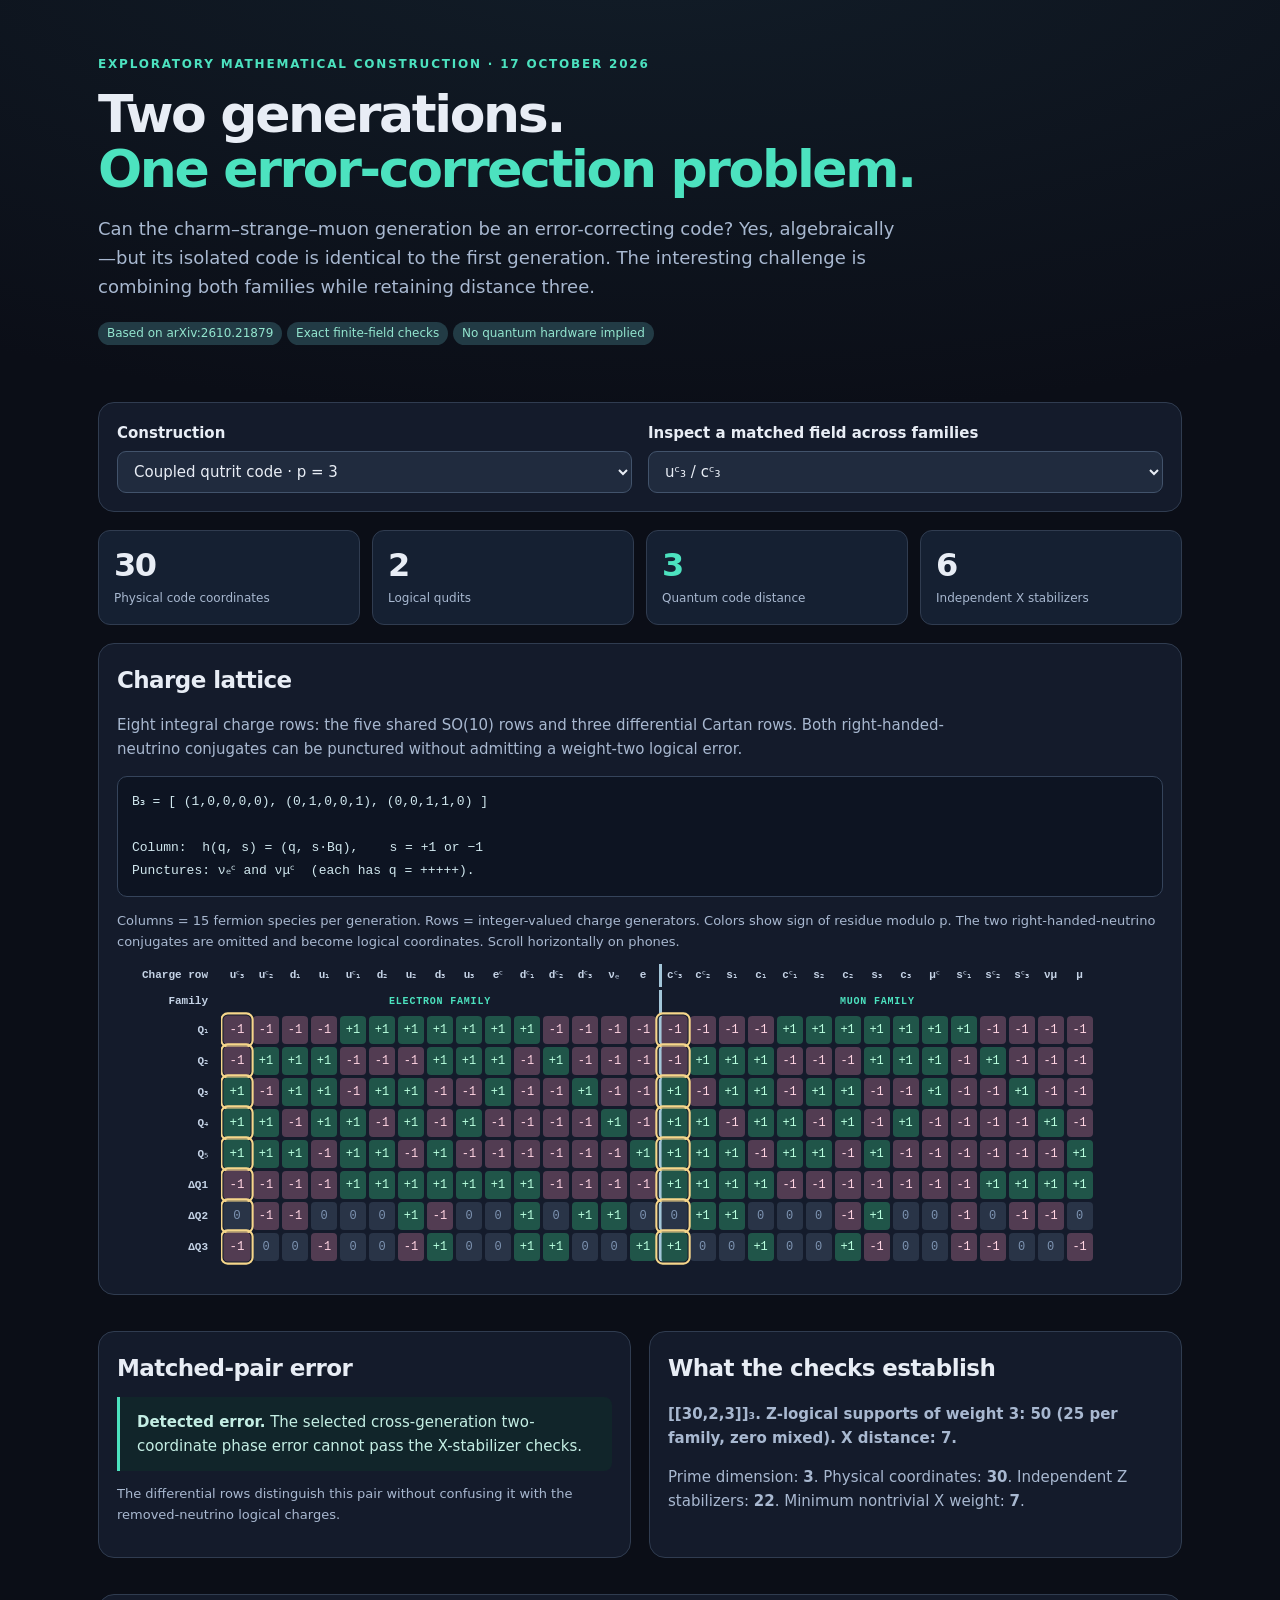
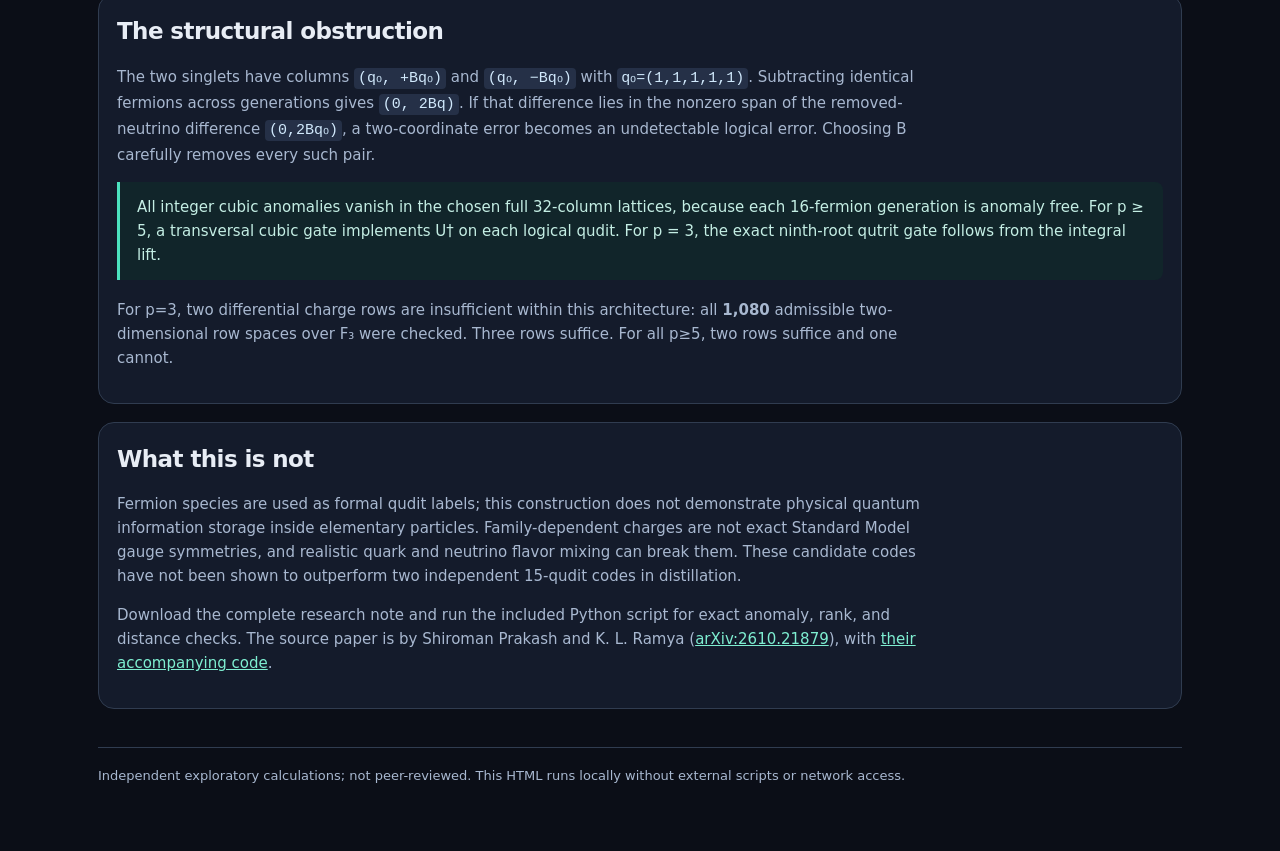
<file: interactive_charge_map.html>
<!DOCTYPE html>
<html lang="en"><head><meta charset="utf-8"><meta name="viewport" content="width=device-width,initial-scale=1">
<title>Two Generations · Quantum Code Lab</title>
<style>
:root{color-scheme:dark;--bg:#0b0e17;--pane:#141b2b;--pane2:#1b2538;--line:#303c50;--text:#e8edf5;--soft:#a8b8d0;--teal:#4ce2bf;--amber:#eec187;--coral:#ff8e8f}
*{box-sizing:border-box}body{margin:0;background:radial-gradient(ellipse 100% 500px at 50% -80px,#203c4c55,transparent),var(--bg);font:15px/1.6 system-ui,-apple-system,Segoe UI,Roboto,sans-serif;color:var(--text)}
main{max-width:1120px;margin:auto;padding:28px 18px 70px}h1{font-size:clamp(30px,5vw,52px);line-height:1.06;letter-spacing:-.045em;margin:13px 0 18px}h2{font-size:23px;letter-spacing:-.025em;margin:0 0 10px}p{color:var(--soft);max-width:830px}.eyebrow{font-size:12px;letter-spacing:.15em;text-transform:uppercase;color:var(--teal);font-weight:750}
.lead{font-size:18px;max-width:800px}.hero{padding:27px 0 24px}.tools,.card{border:1px solid var(--line);background:var(--pane);border-radius:16px;padding:18px;margin:18px 0;min-width:0}.tools{display:flex;flex-wrap:wrap;gap:16px;align-items:end}.tools>div{flex:1;min-width:260px}select{font:inherit;color:var(--text);background:#202b3e;border:1px solid #42536b;border-radius:9px;padding:10px 12px;width:100%;outline-color:var(--teal)}label{font-weight:650;display:block;margin-bottom:6px}.muted{font-size:13px;color:var(--soft)}
.stats{display:grid;grid-template-columns:repeat(4,minmax(0,1fr));gap:12px;margin:18px 0}.stat{border:1px solid var(--line);border-radius:12px;padding:15px;background:#152032}.stat .num{font-size:32px;font-weight:750;letter-spacing:-.045em;line-height:1.2}.stat .text{color:var(--soft);font-size:12px;margin-top:5px}.good{color:var(--teal)}.bad{color:var(--coral)}
.codebox{font-family:ui-monospace,SFMono-Regular,Consolas,monospace;font-size:13px;line-height:1.75;background:#0d1422;border:1px solid #35445b;border-radius:10px;padding:14px;overflow-x:auto;color:#d1e8ef;white-space:pre}
.matrixscroll{width:100%;overflow-x:auto;padding:8px 1px 12px}.matrix{border-collapse:separate;border-spacing:3px;font:12px/1.2 ui-monospace,SFMono-Regular,Consolas,monospace}.matrix th{font-size:11px;color:#c5d3e6;white-space:nowrap;font-weight:550;padding:5px}.matrix th.rowhead{text-align:right;position:sticky;left:0;z-index:1;background:#141b2b;min-width:100px;padding-right:13px}.matrix td{min-width:26px;height:28px;text-align:center;border-radius:4px;cursor:default;transition:transform .08s}.matrix td.pos{background:#205549;color:#b9ffdf}.matrix td.neg{background:#523c52;color:#ffd4e2}.matrix td.zero{background:#293447;color:#7d93b1}.matrix td.focus{outline:2px solid #f6d68b;outline-offset:1px;transform:scale(1.04)}.matrix .groupdiv{border-left:3px solid #a3c6d9}.matrix .grouphead{color:var(--teal);letter-spacing:.08em;font-size:10px;text-transform:uppercase}
.twin{display:grid;grid-template-columns:1fr 1fr;gap:18px}.tinytag{display:inline-block;font-size:12px;background:#223b45;color:#93e5cf;padding:2px 9px;border-radius:40px}.note{padding:13px 17px;border-left:3px solid var(--teal);background:#11252a;border-radius:0 8px 8px 0;color:#c4eee4}.warn{border-left-color:var(--amber);background:#25231e;color:#efe0c5}
a{color:#7eeed1}code{background:#253047;border-radius:4px;padding:2px 4px;color:#d1e9fc}.footer{font-size:13px;color:var(--soft);border-top:1px solid var(--line);margin-top:38px;padding-top:18px}
@media(max-width:680px){.stats{grid-template-columns:repeat(2,minmax(0,1fr))}.twin{grid-template-columns:1fr}.tools>div{min-width:100%}}
</style></head><body><main>
<section class="hero"><div class="eyebrow">Exploratory mathematical construction · 17 October 2026</div>
<h1>Two generations.<br><span style="color:var(--teal)">One error-correction problem.</span></h1>
<p class="lead">Can the charm–strange–muon generation be an error-correcting code? Yes, algebraically—but its isolated code is identical to the first generation. The interesting challenge is combining both families while retaining distance three.</p>
<p><span class="tinytag">Based on arXiv:2610.21879</span> <span class="tinytag">Exact finite-field checks</span> <span class="tinytag">No quantum hardware implied</span></p></section>
<section class="tools"><div><label for="preset">Construction</label><select id="preset">
<option value="muon">Second generation alone · p = 3</option>
<option value="shared">Two generations, shared SO(10) charges · p = 5</option>
<option value="family">Two generations + uniform family U(1) · p = 5</option>
<option value="p3" selected>Coupled qutrit code · p = 3</option>
<option value="p5">Coupled 5-level code · p = 5</option>
<option value="direct">Direct sum baseline · p = 3</option>
</select></div><div><label for="species">Inspect a matched field across families</label><select id="species"></select></div></section>
<section class="stats"><div class="stat"><div class="num" id="statN">30</div><div class="text">Physical code coordinates</div></div><div class="stat"><div class="num" id="statK">2</div><div class="text">Logical qudits</div></div><div class="stat"><div class="num good" id="statD">3</div><div class="text">Quantum code distance</div></div><div class="stat"><div class="num" id="statS">6</div><div class="text">Independent X stabilizers</div></div></section>
<div class="card"><h2>Charge lattice</h2><p id="definition"></p><div id="matrixFormula" class="codebox"></div>
<div class="muted" style="margin-top:14px">Columns = 15 fermion species per generation. Rows = integer-valued charge generators. Colors show sign of residue modulo p. The two right-handed-neutrino conjugates are omitted and become logical coordinates. Scroll horizontally on phones.</div>
<div class="matrixscroll"><table class="matrix" id="mat"></table></div></div>
<div class="twin"><div class="card"><h2>Matched-pair error</h2><div id="pairDetails"></div><p class="muted" id="pairTheory"></p></div>
<div class="card"><h2>What the checks establish</h2><div id="factDetails"></div></div></div>
<div class="card"><h2>The structural obstruction</h2><p>The two singlets have columns <code>(q₀, +Bq₀)</code> and <code>(q₀, −Bq₀)</code> with <code>q₀=(1,1,1,1,1)</code>. Subtracting identical fermions across generations gives <code>(0, 2Bq)</code>. If that difference lies in the nonzero span of the removed-neutrino difference <code>(0,2Bq₀)</code>, a two-coordinate error becomes an undetectable logical error. Choosing B carefully removes every such pair.</p><div class="note">All integer cubic anomalies vanish in the chosen full 32-column lattices, because each 16-fermion generation is anomaly free. For p ≥ 5, a transversal cubic gate implements U† on each logical qudit. For p = 3, the exact ninth-root qutrit gate follows from the integral lift.</div>
<p style="margin-top:18px">For p=3, two differential charge rows are insufficient within this architecture: all <strong>1,080</strong> admissible two-dimensional row spaces over F₃ were checked. Three rows suffice. For all p≥5, two rows suffice and one cannot.</p></div>
<div class="card"><h2>What this is not</h2><p>Fermion species are used as formal qudit labels; this construction does not demonstrate physical quantum information storage inside elementary particles. Family-dependent charges are not exact Standard Model gauge symmetries, and realistic quark and neutrino flavor mixing can break them. These candidate codes have not been shown to outperform two independent 15-qudit codes in distillation.</p>
<p>Download the complete research note and run the included Python script for exact anomaly, rank, and distance checks. The source paper is by Shiroman Prakash and K. L. Ramya (<a href="https://arxiv.org/abs/2610.21879">arXiv:2610.21879</a>), with <a href="https://github.com/spdei/standard-model-code">their accompanying code</a>.</p></div>
<div class="footer">Independent exploratory calculations; not peer-reviewed. This HTML runs locally without external scripts or network access.</div>
</main>
<script>
const q0=[1,1,1,1,1];const weights=[];
for(let i=0;i<5;i++)for(let j=i+1;j<5;j++){let q=q0.slice();q[i]=-1;q[j]=-1;weights.push(q)}
for(let i=0;i<5;i++){let q=[-1,-1,-1,-1,-1];q[i]=1;weights.push(q)}
const first=['uᶜ₃','uᶜ₂','d₁','u₁','uᶜ₁','d₂','u₂','d₃','u₃','eᶜ','dᶜ₁','dᶜ₂','dᶜ₃','νₑ','e'];
const second=['cᶜ₃','cᶜ₂','s₁','c₁','cᶜ₁','s₂','c₂','s₃','c₃','μᶜ','sᶜ₁','sᶜ₂','sᶜ₃','νμ','μ'];
const I5=Array.from({length:5},(_,i)=>Array.from({length:5},(_,j)=>i===j?1:0));
const P={
 muon:{p:3,fams:1,k:1,d:3,x:4,dx:'≥3',B:[],desc:'The second family has exactly the same SO(10) weights as the first. This is a 15-qutrit, single-logical-qudit code.',text:'One-generation weights only',fact:'25 weight-three Z-logical supports; no improvement over the published code.'},
 shared:{p:5,fams:2,k:1,d:3,x:4,dx:'≥3',B:[],desc:'The physical gauge charges cannot distinguish two copies of an identical fermion. Removing both sterile-neutrino coordinates leaves only one independent logical charge.',text:'Q₁, Q₂, Q₃, Q₄, Q₅ shared across both families',fact:'One logical qudit, not two. 200 weight-three Z-logical supports.'},
 family:{p:5,fams:2,k:2,d:2,x:4,dx:'≥2',B:[],F:true,desc:'An extra anomaly-free charge giving +1 to every first-generation species and −1 to every second-generation species distinguishes the removed neutrinos—but introduces dangerous matched-pair logical errors.',text:'Five common SO(10) rows, plus family number (+1 / −1)',fact:'Distance drops to 2. Every matched cross-family species produces a two-coordinate logical phase error.'},
 p3:{p:3,fams:2,k:2,d:3,x:6,dx:7,B:[[1,0,0,0,0],[0,1,0,0,1],[0,0,1,1,0]],desc:'Eight integral charge rows: the five shared SO(10) rows and three differential Cartan rows. Both right-handed-neutrino conjugates can be punctured without admitting a weight-two logical error.',text:'B₃ = [ (1,0,0,0,0), (0,1,0,0,1), (0,0,1,1,0) ]',fact:'[[30,2,3]]₃. Z-logical supports of weight 3: 50 (25 per family, zero mixed). X distance: 7.'},
 p5:{p:5,fams:2,k:2,d:3,x:5,dx:9,B:[[1,0,0,0,0],[0,1,1,1,1]],desc:'Seven integral charge rows: five shared and only two differential rows. The same choice retains distance three for every odd prime p≥5.',text:'Bₚ≥₅ = [ (1,0,0,0,0), (0,1,1,1,1) ]',fact:'[[30,2,3]]₅. 50 weight-three Z-logical supports. X distance: 9 at p=5.'},
 direct:{p:3,fams:2,k:2,d:3,x:8,dx:7,B:I5,desc:'Baseline: both families have five independent sets of charge rows, equivalent to the ordinary direct sum of two one-generation codes.',text:'B = identity 5 × 5, yielding independent generation charge spaces',fact:'[[30,2,3]]₃. 50 weight-three Z-logical supports. Uses eight independent X stabilizers.'}
};
let cur='p3';let selected=0;
const dot=(a,b)=>a.reduce((t,v,i)=>t+v*b[i],0);
const mod=(x,p)=>(x%p+p)%p;
function charge(q,fam,s){const a=q.slice();if(s.F)a.push(fam===0?1:-1);for(const b of s.B)a.push((fam===0?1:-1)*dot(b,q));return a}
function isPairLogical(q,s){if(s.fams===1)return 'NA';if(s.F)return 'logical';const b0=s.B.map(b=>mod(dot(b,q0),s.p));const bq=s.B.map(b=>mod(dot(b,q),s.p));if(!b0.length)return 'stabilizer';if(bq.every(x=>x===0))return 'stabilizer';for(let a=1;a<s.p;a++)if(bq.every((v,i)=>v===mod(a*b0[i],s.p)))return 'logical';return 'detected'}
function update(){cur=document.getElementById('preset').value;const s=P[cur];const fields=s.fams===1?second:first.concat(second);let el=document.getElementById('species');const val=selected;el.innerHTML=first.map((f,i)=>`<option value="${i}">${f} / ${second[i]}</option>`).join('');selected=Math.max(0,Math.min(val,14));el.value=String(selected);
 document.getElementById('statN').textContent=15*s.fams;document.getElementById('statK').textContent=s.k;
 let d=document.getElementById('statD');d.textContent=s.d;d.className='num '+(s.d===3?'good':'bad');document.getElementById('statS').textContent=s.x;
 document.getElementById('definition').textContent=s.desc;
 document.getElementById('matrixFormula').textContent=s.text+'\n\nColumn:  h(q, s) = (q, s·Bq),    s = +1 or −1\nPunctures: νₑᶜ and νμᶜ  (each has q = +++++).';
 const rows=['Q₁','Q₂','Q₃','Q₄','Q₅'].concat(s.F?['Family F']:[]).concat(s.B.map((_,i)=>'ΔQ'+(i+1)));
 const all=s.fams===1?weights.map(q=>charge(q,0,s)):[...weights.map(q=>charge(q,0,s)),...weights.map(q=>charge(q,1,s))];
 let html='<thead><tr><th class="rowhead">Charge row</th>';
 for(let i=0;i<fields.length;i++)html+=`<th title="Click to inspect species ${fields[i]}" onclick="selectField(${i%15})" class="${i===15?'groupdiv':''}">${fields[i]}</th>`;
 html+='</tr><tr><th class="rowhead">Family</th><th colspan="'+(s.fams===1?'15':'15')+'" class="grouphead">'+(s.fams===1?'Muon family':'Electron family')+'</th>'+(s.fams===2?'<th colspan="15" class="grouphead groupdiv">Muon family</th>':'')+'</tr></thead><tbody>';
 for(let r=0;r<rows.length;r++){html+=`<tr><th class="rowhead">${rows[r]}</th>`;for(let c=0;c<all.length;c++){const v=mod(all[c][r],s.p);const signed=v===0?0:v<=s.p/2?v:v-s.p;const typ=signed===0?'zero':signed>0?'pos':'neg';const focus=c%15===selected?' focus':'';html+=`<td class="${typ}${focus}${c===15?' groupdiv':''}" title="${fields[c]}: integer charge ${all[c][r]}, residue ${v} (mod ${s.p})">${signed>0?'+':''}${signed}</td>`}html+='</tr>'}html+='</tbody>';document.getElementById('mat').innerHTML=html;
 const condition=isPairLogical(weights[selected],s);let detail='',theory='';
 if(condition==='NA'){detail='<div class="note">Only one generation is present.</div>';theory='There is no matching first-generation species in this code.'}
 else if(condition==='logical'){detail='<div class="note warn"><strong>Undetectable logical error (weight 2).</strong> '+first[selected]+' and '+second[selected]+' have a dangerous relative charge.</div>';theory='A phase error Z on one and Z⁻¹ on the other can survive stabilizer checks while changing encoded information.'}
 else if(condition==='stabilizer'){detail='<div class="note">Undetectable but logically trivial matched pair.</div>';theory='This pair acts as a Z stabilizer, not as a logical error. The shared-charge code nevertheless encodes only one logical qudit.'}
 else {detail='<div class="note"><strong>Detected error.</strong> The selected cross-generation two-coordinate phase error cannot pass the X-stabilizer checks.</div>';theory='The differential rows distinguish this pair without confusing it with the removed-neutrino logical charges.'}
 document.getElementById('pairDetails').innerHTML=detail;document.getElementById('pairTheory').textContent=theory;
 document.getElementById('factDetails').innerHTML=`<p><strong>${s.fact}</strong></p><p>Prime dimension: <strong>${s.p}</strong>. Physical coordinates: <strong>${15*s.fams}</strong>. Independent Z stabilizers: <strong>${15*s.fams-(5+s.B.length+(s.F?1:0))}</strong>. Minimum nontrivial X weight: <strong>${s.dx}</strong>.</p>`;
}
function selectField(i){selected=i;update()}
document.getElementById('preset').addEventListener('change',()=>{selected=0;update()});document.getElementById('species').addEventListener('change',e=>{selected=Number(e.target.value);update()});update();
</script></body></html>
</file>
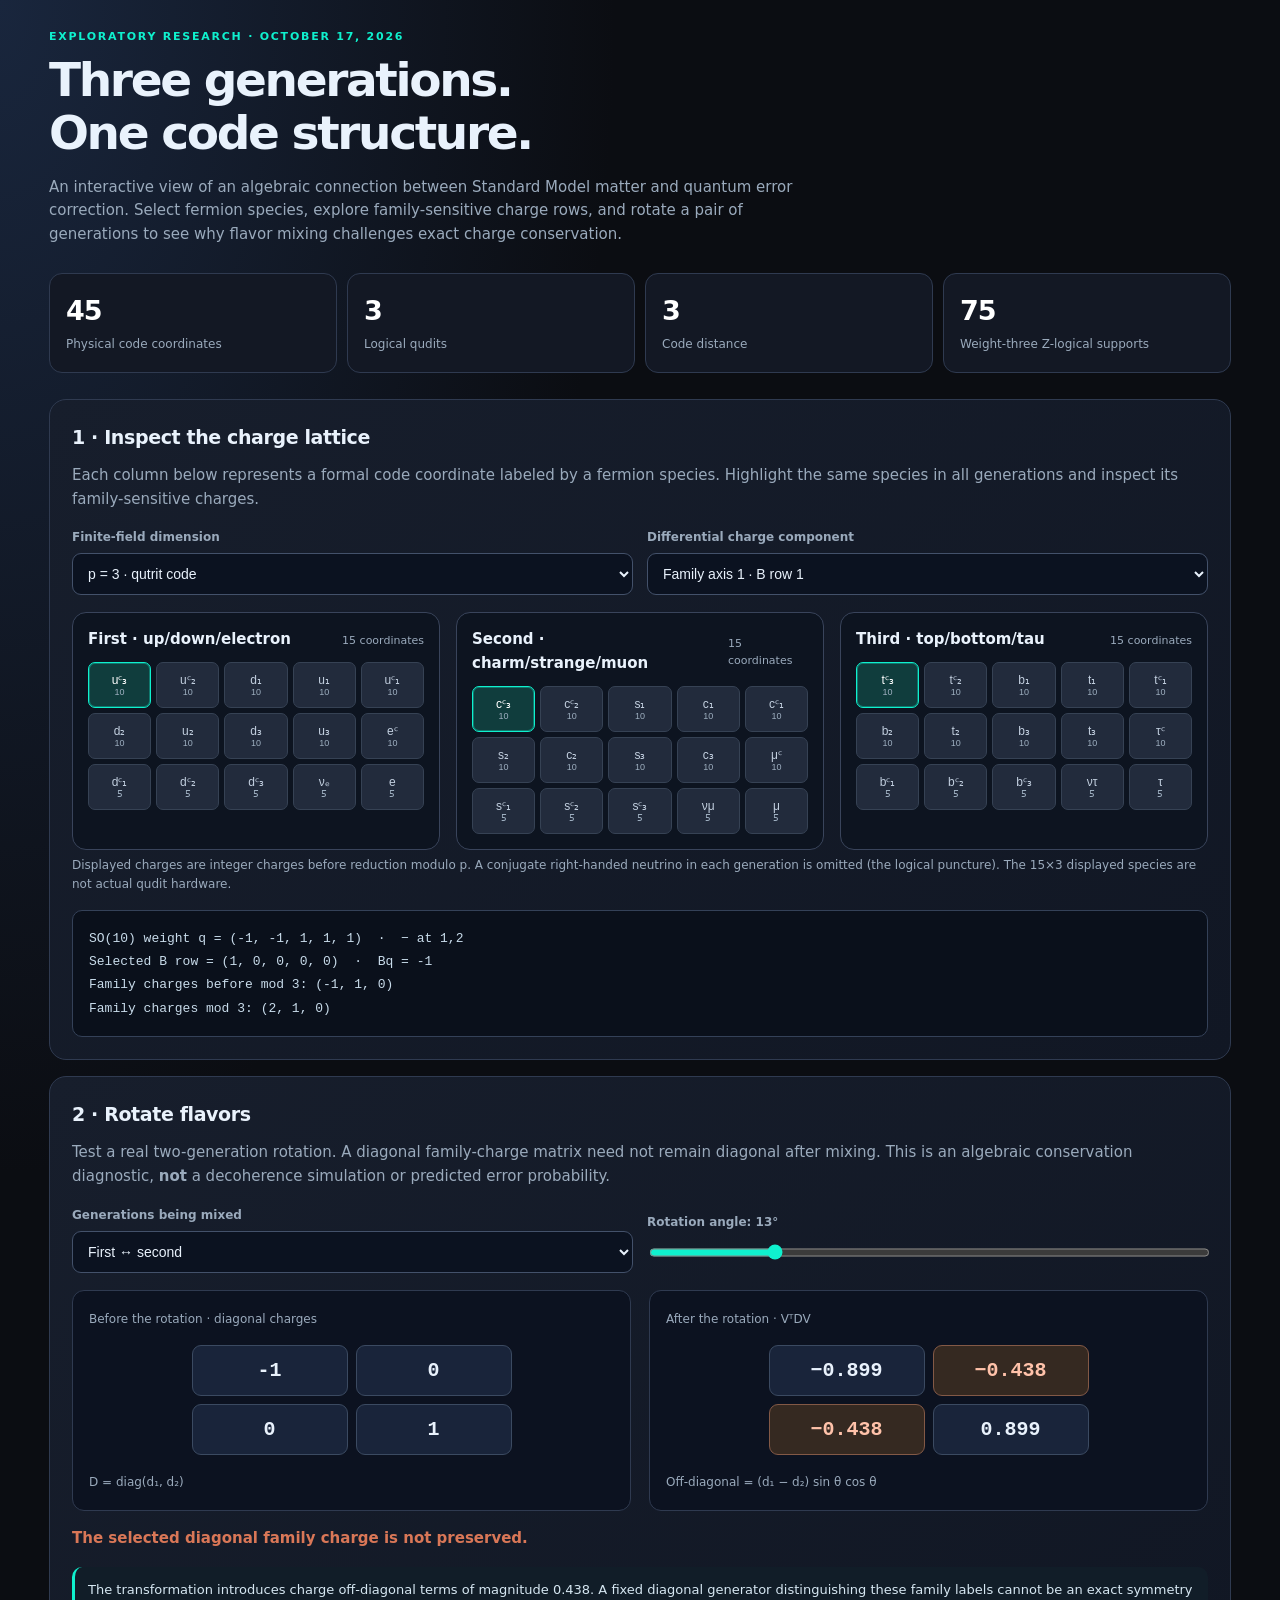
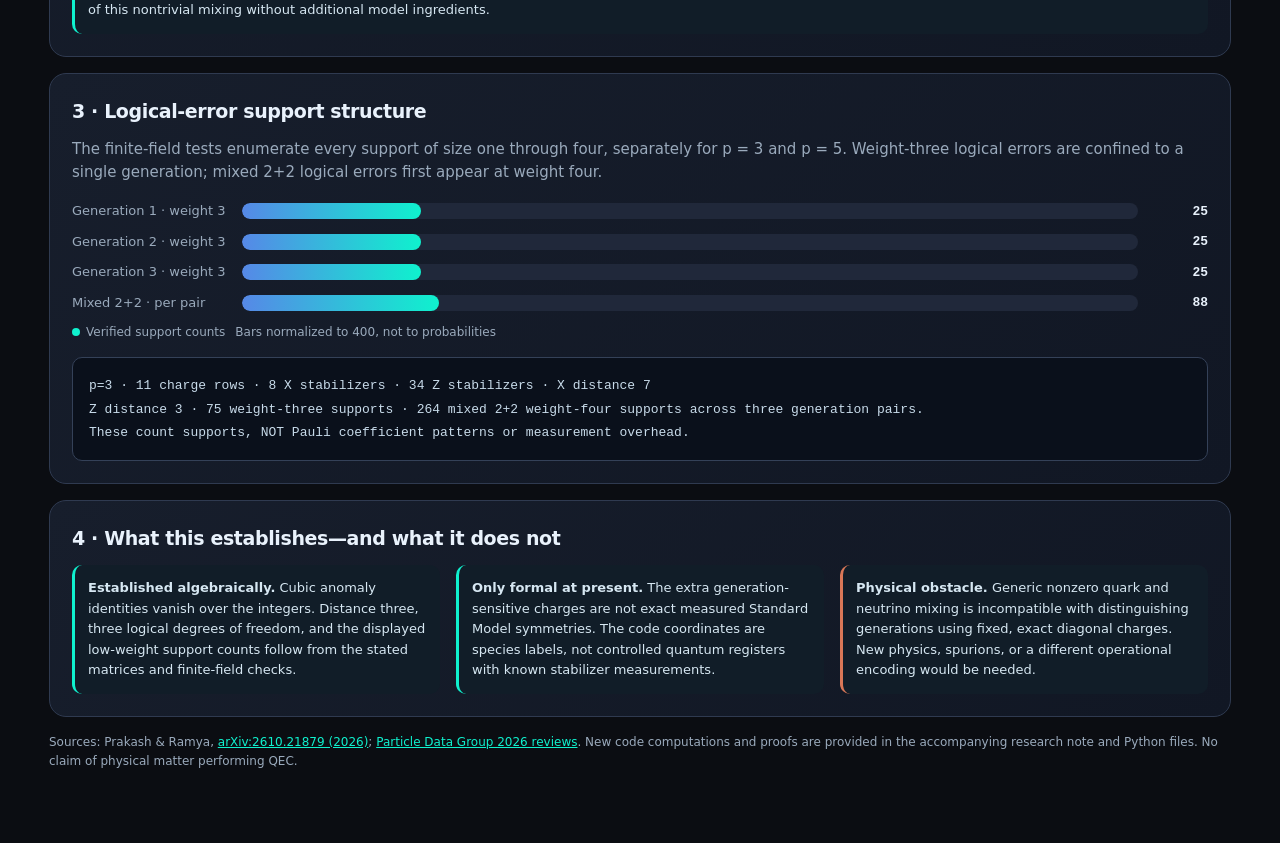
<file: interactive_flavor_map.html>
<!doctype html><html lang="en"><head><meta charset="utf-8"><meta name="viewport" content="width=device-width,initial-scale=1"><title>Three generations | quantum code & flavor mixing</title><style>
:root{color-scheme:dark;--bg:#0b0d12;--panel:#131824;--panel2:#191f2d;--stroke:#2f3a50;--ink:#e9f2fc;--dim:#9aaabc;--cyan:#0ff1ce;--orange:#d97757;--violet:#bda4ff}*{box-sizing:border-box}body{margin:0;background:radial-gradient(ellipse at 0 0,#19263d 0,transparent 34%),var(--bg);color:var(--ink);font:15px/1.58 ui-sans-serif,system-ui,-apple-system,Segoe UI,sans-serif}.app{max-width:1230px;margin:auto;padding:28px 24px 70px}.eyebrow{font-size:11px;letter-spacing:.16em;text-transform:uppercase;color:var(--cyan);font-weight:700}h1{font-size:clamp(30px,4vw,47px);line-height:1.12;letter-spacing:-.05em;margin:9px 0 16px}h2{font-size:19px;letter-spacing:-.02em;margin:0 0 12px}p{color:var(--dim);margin:6px 0 16px}.intro{max-width:780px}.metric-row{display:grid;grid-template-columns:repeat(4,minmax(0,1fr));gap:10px;margin:26px 0}.metric{background:var(--panel);border:1px solid var(--stroke);border-radius:13px;padding:16px}.metric strong{display:block;font-size:27px;letter-spacing:-.04em;color:white}.metric span{font-size:12px;color:var(--dim)}.panel{background:linear-gradient(140deg,#171e2c,#111724);border:1px solid var(--stroke);border-radius:17px;padding:22px;margin:16px 0}.controls{display:flex;align-items:end;flex-wrap:wrap;gap:14px;margin:17px 0}.control{flex:1;min-width:142px}label{display:block;color:var(--dim);font-size:12px;font-weight:650;margin-bottom:6px}select,input[type=range]{width:100%}select{padding:11px;border-radius:9px;background:#0b1220;border:1px solid #43516a;color:var(--ink);font-size:14px}input[type=range]{accent-color:var(--cyan);height:25px}.grid{display:grid;grid-template-columns:repeat(3,minmax(0,1fr));gap:16px}.family{border:1px solid #39445b;border-radius:14px;padding:15px;background:#0d1420}.family header{display:flex;align-items:center;justify-content:space-between;gap:8px;margin-bottom:10px}.family strong{font-size:15px}.family em{font-style:normal;font-size:11px;color:var(--dim)}.species{display:grid;grid-template-columns:repeat(5,1fr);gap:5px}.particle{min-height:46px;border-radius:7px;display:flex;flex-direction:column;align-items:center;justify-content:center;background:#222b3c;color:#c2cfdf;border:1px solid #364254;font-size:12px;cursor:pointer;transition:.12s}.particle small{font-size:9px;color:#9eafc0}.particle:hover{border-color:var(--cyan)}.particle.selected{background:#103d3d;border-color:var(--cyan);color:#fff;box-shadow:0 0 0 1px #0ff1ce55 inset}.particle:focus-visible{outline:2px solid #fff}.mathbox{background:#0a101b;border:1px solid #344158;padding:16px;border-radius:10px;font:13px/1.8 ui-monospace,SFMono-Regular,Consolas,monospace;overflow:auto;white-space:pre-wrap;color:#c8dbea}.mixline{display:grid;grid-template-columns:1fr 1fr;gap:18px;align-items:center}.rotate{background:#0c1220;border:1px solid var(--stroke);border-radius:12px;padding:16px}.matrix{display:grid;grid-template-columns:repeat(2,1fr);gap:8px;max-width:320px;margin:15px auto}.cell{border:1px solid #3b4a61;background:#19243a;border-radius:9px;padding:13px 9px;text-align:center;font:600 20px ui-monospace,monospace}.cell.cross{background:#352921;border-color:#835946;color:#ffc2aa}.verdict{font-weight:700;color:var(--orange)}.verdict.good{color:var(--cyan)}.tiny{font-size:12px;color:var(--dim)}.pill{display:inline-block;border:1px solid #5e6b7a;border-radius:99px;font-size:11px;padding:3px 8px;color:#d2dfee}.barrow{display:flex;align-items:center;gap:10px;margin:10px 0}.barname{width:160px;flex-shrink:0;font-size:13px;color:var(--dim)}.track{height:16px;background:#20283a;border-radius:99px;overflow:hidden;flex:1}.fill{height:100%;border-radius:99px;background:linear-gradient(90deg,#5688e7,#0ff1ce)}.barvalue{min-width:60px;font:600 13px ui-monospace,monospace;text-align:right}.guide{display:grid;grid-template-columns:repeat(3,1fr);gap:16px}.note{padding:13px;background:#111d28;border-radius:10px;border-left:3px solid var(--cyan);color:#d6e7f2;font-size:13px}.reference{font-size:12px;color:var(--dim)}a{color:var(--cyan)}.legend{display:flex;gap:10px;flex-wrap:wrap;font-size:12px;color:var(--dim)}.dot{width:8px;height:8px;display:inline-block;border-radius:50%;background:var(--cyan);margin-right:6px}.warn{border-color:#7c563f;background:#291e19}.warn .note{border-left-color:var(--orange)}@media(max-width:740px){.app{padding:20px 12px 42px}.metric-row{grid-template-columns:repeat(2,1fr)}.grid,.mixline,.guide{grid-template-columns:1fr}.panel{padding:15px}.particle{min-height:48px}.barname{width:122px;font-size:12px}.metric strong{font-size:24px}}
</style></head><body><main class="app">
<div class="eyebrow">Exploratory research · October 17, 2026</div><h1>Three generations.<br>One code structure.</h1>
<p class="intro">An interactive view of an algebraic connection between Standard Model matter and quantum error correction. Select fermion species, explore family-sensitive charge rows, and rotate a pair of generations to see why flavor mixing challenges exact charge conservation.</p>
<div class="metric-row"><div class="metric"><strong>45</strong><span>Physical code coordinates</span></div><div class="metric"><strong>3</strong><span>Logical qudits</span></div><div class="metric"><strong>3</strong><span>Code distance</span></div><div class="metric"><strong>75</strong><span>Weight-three Z-logical supports</span></div></div>
<section class="panel"><h2>1 · Inspect the charge lattice</h2><p>Each column below represents a formal code coordinate labeled by a fermion species. Highlight the same species in all generations and inspect its family-sensitive charges.</p>
<div class="controls"><div class="control"><label for="prime">Finite-field dimension</label><select id="prime"><option value="3">p = 3 · qutrit code</option><option value="5">p = 5 · ququint code</option></select></div><div class="control"><label for="charge">Differential charge component</label><select id="charge"></select></div></div>
<div id="families" class="grid"></div><p class="tiny">Displayed charges are integer charges before reduction modulo p. A conjugate right-handed neutrino in each generation is omitted (the logical puncture). The 15×3 displayed species are not actual qudit hardware.</p>
<div class="mathbox" id="chargeInfo"></div></section>
<section class="panel"><h2>2 · Rotate flavors</h2><p>Test a real two-generation rotation. A diagonal family-charge matrix need not remain diagonal after mixing. This is an algebraic conservation diagnostic, <strong>not</strong> a decoherence simulation or predicted error probability.</p>
<div class="controls"><div class="control"><label for="pair">Generations being mixed</label><select id="pair"><option value="0,1">First ↔ second</option><option value="0,2">First ↔ third</option><option value="1,2">Second ↔ third</option></select></div><div class="control"><label for="theta">Rotation angle: <b id="angle">13°</b></label><input type="range" id="theta" min="0" max="60" step="1" value="13"/></div></div>
<div class="mixline"><div class="rotate"><span class="tiny">Before the rotation · diagonal charges</span><div class="matrix"><div class="cell" id="d11"></div><div class="cell">0</div><div class="cell">0</div><div class="cell" id="d22"></div></div><span class="tiny">D = diag(d₁, d₂)</span></div><div class="rotate"><span class="tiny">After the rotation · VᵀDV</span><div class="matrix"><div class="cell" id="m11"></div><div class="cell cross" id="m12"></div><div class="cell cross" id="m21"></div><div class="cell" id="m22"></div></div><span class="tiny">Off-diagonal = (d₁ − d₂) sin θ cos θ</span></div></div>
<p style="margin-top:16px"><strong id="mixVerdict" class="verdict"></strong></p><div id="mixInterpret" class="note"></div></section>
<section class="panel"><h2>3 · Logical-error support structure</h2><p>The finite-field tests enumerate every support of size one through four, separately for p = 3 and p = 5. Weight-three logical errors are confined to a single generation; mixed 2+2 logical errors first appear at weight four.</p>
<div class="barrow"><span class="barname">Generation 1 · weight 3</span><div class="track"><div class="fill" style="width:20%"></div></div><span class="barvalue">25</span></div>
<div class="barrow"><span class="barname">Generation 2 · weight 3</span><div class="track"><div class="fill" style="width:20%"></div></div><span class="barvalue">25</span></div>
<div class="barrow"><span class="barname">Generation 3 · weight 3</span><div class="track"><div class="fill" style="width:20%"></div></div><span class="barvalue">25</span></div>
<div class="barrow"><span class="barname">Mixed 2+2 · per pair</span><div class="track"><div class="fill" id="mixedbar" style="width:22%"></div></div><span class="barvalue" id="mixedcount">88</span></div>
<div class="legend"><span><span class="dot"></span>Verified support counts</span><span>Bars normalized to 400, not to probabilities</span></div>
<div class="mathbox" style="margin-top:15px" id="codeInfo"></div></section>
<section class="panel"><h2>4 · What this establishes—and what it does not</h2><div class="guide"><div class="note"><strong>Established algebraically.</strong> Cubic anomaly identities vanish over the integers. Distance three, three logical degrees of freedom, and the displayed low-weight support counts follow from the stated matrices and finite-field checks.</div><div class="note"><strong>Only formal at present.</strong> The extra generation-sensitive charges are not exact measured Standard Model symmetries. The code coordinates are species labels, not controlled quantum registers with known stabilizer measurements.</div><div class="note" style="border-left-color:var(--orange)"><strong>Physical obstacle.</strong> Generic nonzero quark and neutrino mixing is incompatible with distinguishing generations using fixed, exact diagonal charges. New physics, spurions, or a different operational encoding would be needed.</div></div></section>
<div class="reference">Sources: Prakash &amp; Ramya, <a href="https://arxiv.org/abs/2610.21879">arXiv:2610.21879 (2026)</a>; <a href="https://pdg.lbl.gov/2026/reviews/contents_sports.html">Particle Data Group 2026 reviews</a>. New code computations and proofs are provided in the accompanying research note and Python files. No claim of physical matter performing QEC.</div>
</main><script>
'use strict';
const Q=[],indices=[];
for(let i=0;i<5;i++)for(let j=i+1;j<5;j++){let q=[1,1,1,1,1];q[i]=-1;q[j]=-1;Q.push(q);indices.push('− at '+(i+1)+','+(j+1));}
for(let i=0;i<5;i++){let q=[-1,-1,-1,-1,-1];q[i]=1;Q.push(q);indices.push('+ at '+(i+1));}
const labels=[
['uᶜ₃','uᶜ₂','d₁','u₁','uᶜ₁','d₂','u₂','d₃','u₃','eᶜ','dᶜ₁','dᶜ₂','dᶜ₃','νₑ','e'],
['cᶜ₃','cᶜ₂','s₁','c₁','cᶜ₁','s₂','c₂','s₃','c₃','μᶜ','sᶜ₁','sᶜ₂','sᶜ₃','νμ','μ'],
['tᶜ₃','tᶜ₂','b₁','t₁','tᶜ₁','b₂','t₂','b₃','t₃','τᶜ','bᶜ₁','bᶜ₂','bᶜ₃','ντ','τ']
];
const familyNames=['First · up/down/electron','Second · charm/strange/muon','Third · top/bottom/tau'];
const F=[[1,0],[-1,0],[0,1]];
const B3=[[1,0,0,0,0],[0,1,0,0,1],[0,0,1,1,0]];
const B5=[[1,0,0,0,0],[0,1,1,1,1]];
let species=0;
const $=id=>document.getElementById(id);
const dot=(a,b)=>a.reduce((sum,x,i)=>sum+x*b[i],0);
const fmt=x=>(Math.abs(x)<.00005?'0':(x<0?'−':'')+Math.abs(x).toFixed(3));
function state(){let p=Number($('prime').value), B=p===3?B3:B5, component=Number($('charge').value);return {p,B,component,fAxis:Math.floor(component/B.length),b:B[component%B.length]};}
function chargeOf(g,info){return F[g][info.fAxis]*dot(info.b,Q[species]);}
function renderFamilies(){const root=$('families');root.innerHTML='';for(let g=0;g<3;g++){const div=document.createElement('div');div.className='family';div.innerHTML='<header><strong>'+familyNames[g]+'</strong><em>15 coordinates</em></header>';const cells=document.createElement('div');cells.className='species';for(let i=0;i<15;i++){let button=document.createElement('button');button.type='button';button.className='particle'+(species===i?' selected':'');button.title='SO(10) weight: '+Q[i].join(', ');button.innerHTML='<span>'+labels[g][i]+'</span><small>'+ (i<10?'10':'5̄')+'</small>';button.addEventListener('click',()=>{species=i;render()});cells.append(button)}div.append(cells);root.append(div)}}
function renderCharges(){let info=state(), values=F.map((_,g)=>chargeOf(g,info));let q=Q[species];$('chargeInfo').textContent='SO(10) weight q = ('+q.join(', ')+')  ·  '+indices[species]+'\nSelected B row = ('+info.b.join(', ')+')  ·  Bq = '+dot(info.b,q)+'\nFamily charges before mod '+info.p+': ('+values.join(', ')+')\nFamily charges mod '+info.p+': ('+values.map(x=>(x%info.p+info.p)%info.p).join(', ')+')';}
function renderMix(){let info=state(),[g,h]=$('pair').value.split(',').map(Number), d1=chargeOf(g,info), d2=chargeOf(h,info),th=Number($('theta').value),t=th*Math.PI/180,c=Math.cos(t),s=Math.sin(t),m11=d1*c*c+d2*s*s,m22=d1*s*s+d2*c*c,off=(d1-d2)*c*s;
$('angle').textContent=th+'°';$('d11').textContent=d1;$('d22').textContent=d2;$('m11').textContent=fmt(m11);$('m22').textContent=fmt(m22);$('m12').textContent=fmt(off);$('m21').textContent=fmt(off);
const broken=Math.abs(off)>1e-9, equal=d1===d2;$('mixVerdict').textContent=broken?'The selected diagonal family charge is not preserved.':'No off-diagonal term for this charge/rotation.';$('mixVerdict').className='verdict'+(broken?'':' good');$('mixInterpret').textContent=broken?'The transformation introduces charge off-diagonal terms of magnitude '+fmt(Math.abs(off))+'. A fixed diagonal generator distinguishing these family labels cannot be an exact symmetry of this nontrivial mixing without additional model ingredients.':(equal?'These two generations have identical values for the selected charge component. Other differential rows can still distinguish them.':'The rotation is zero (or trivial), so the diagonal charge is unchanged.');}
function renderStats(){let p=Number($('prime').value), qutrit=p===3, mixed=qutrit?88:396;$('mixedbar').style.width=(mixed/400*100)+'%';$('mixedcount').textContent=mixed;$('codeInfo').textContent=(qutrit?'p=3 · 11 charge rows · 8 X stabilizers · 34 Z stabilizers · X distance 7':'p=5 · 9 charge rows · 6 X stabilizers · 36 Z stabilizers · X distance 9')+'\nZ distance 3 · 75 weight-three supports · '+(3*mixed)+' mixed 2+2 weight-four supports across three generation pairs.\nThese count supports, NOT Pauli coefficient patterns or measurement overhead.';}
function buildChargeSelect(){let p=Number($('prime').value),B=p===3?B3:B5, old=Number($('charge').value)||0;let c=$('charge');c.innerHTML='';for(let a=0;a<2;a++)for(let i=0;i<B.length;i++){let opt=document.createElement('option');opt.value=a*B.length+i;opt.textContent='Family axis '+(a+1)+' · B row '+(i+1);c.append(opt)}c.value=String(Math.min(old,B.length*2-1));}
function render(){renderFamilies();renderCharges();renderMix();renderStats()}
$('prime').addEventListener('change',()=>{buildChargeSelect();render()});$('charge').addEventListener('change',render);$('theta').addEventListener('input',renderMix);$('pair').addEventListener('change',renderMix);buildChargeSelect();render();
</script></body></html>
</file>
